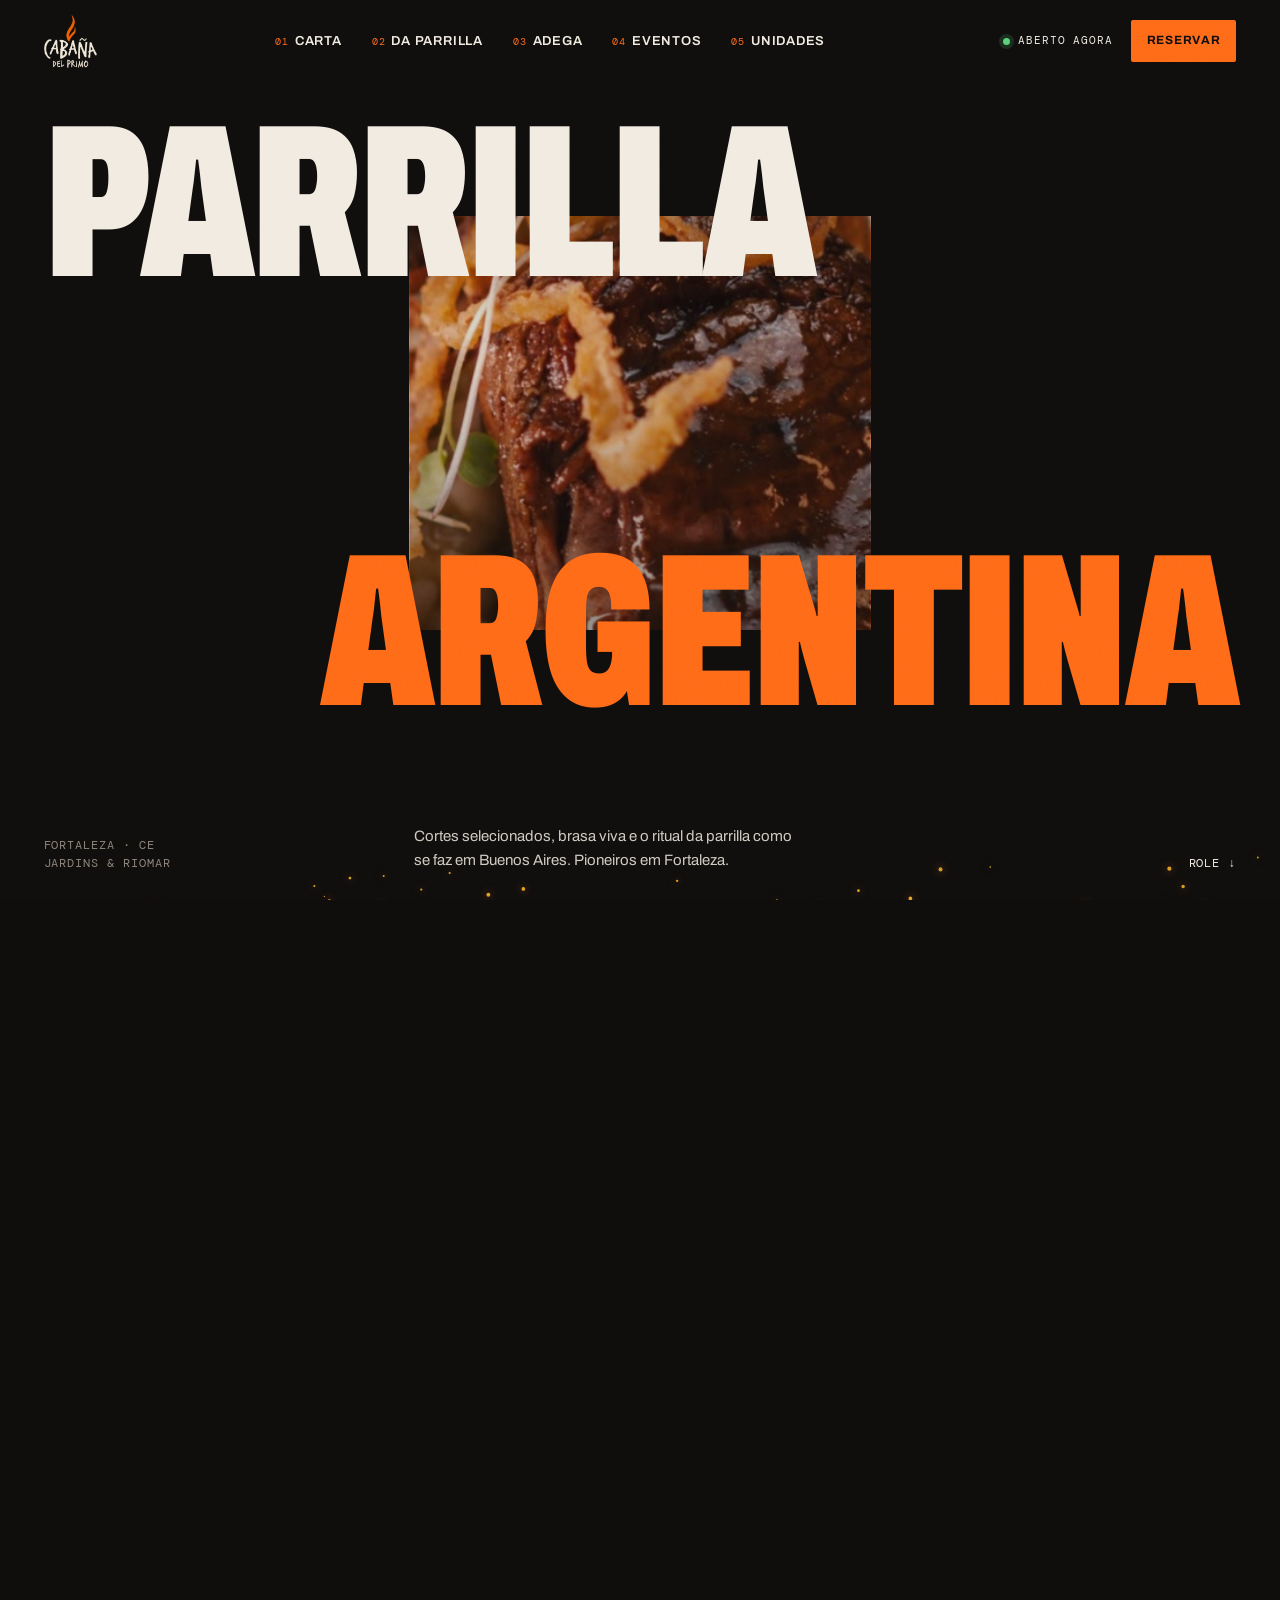
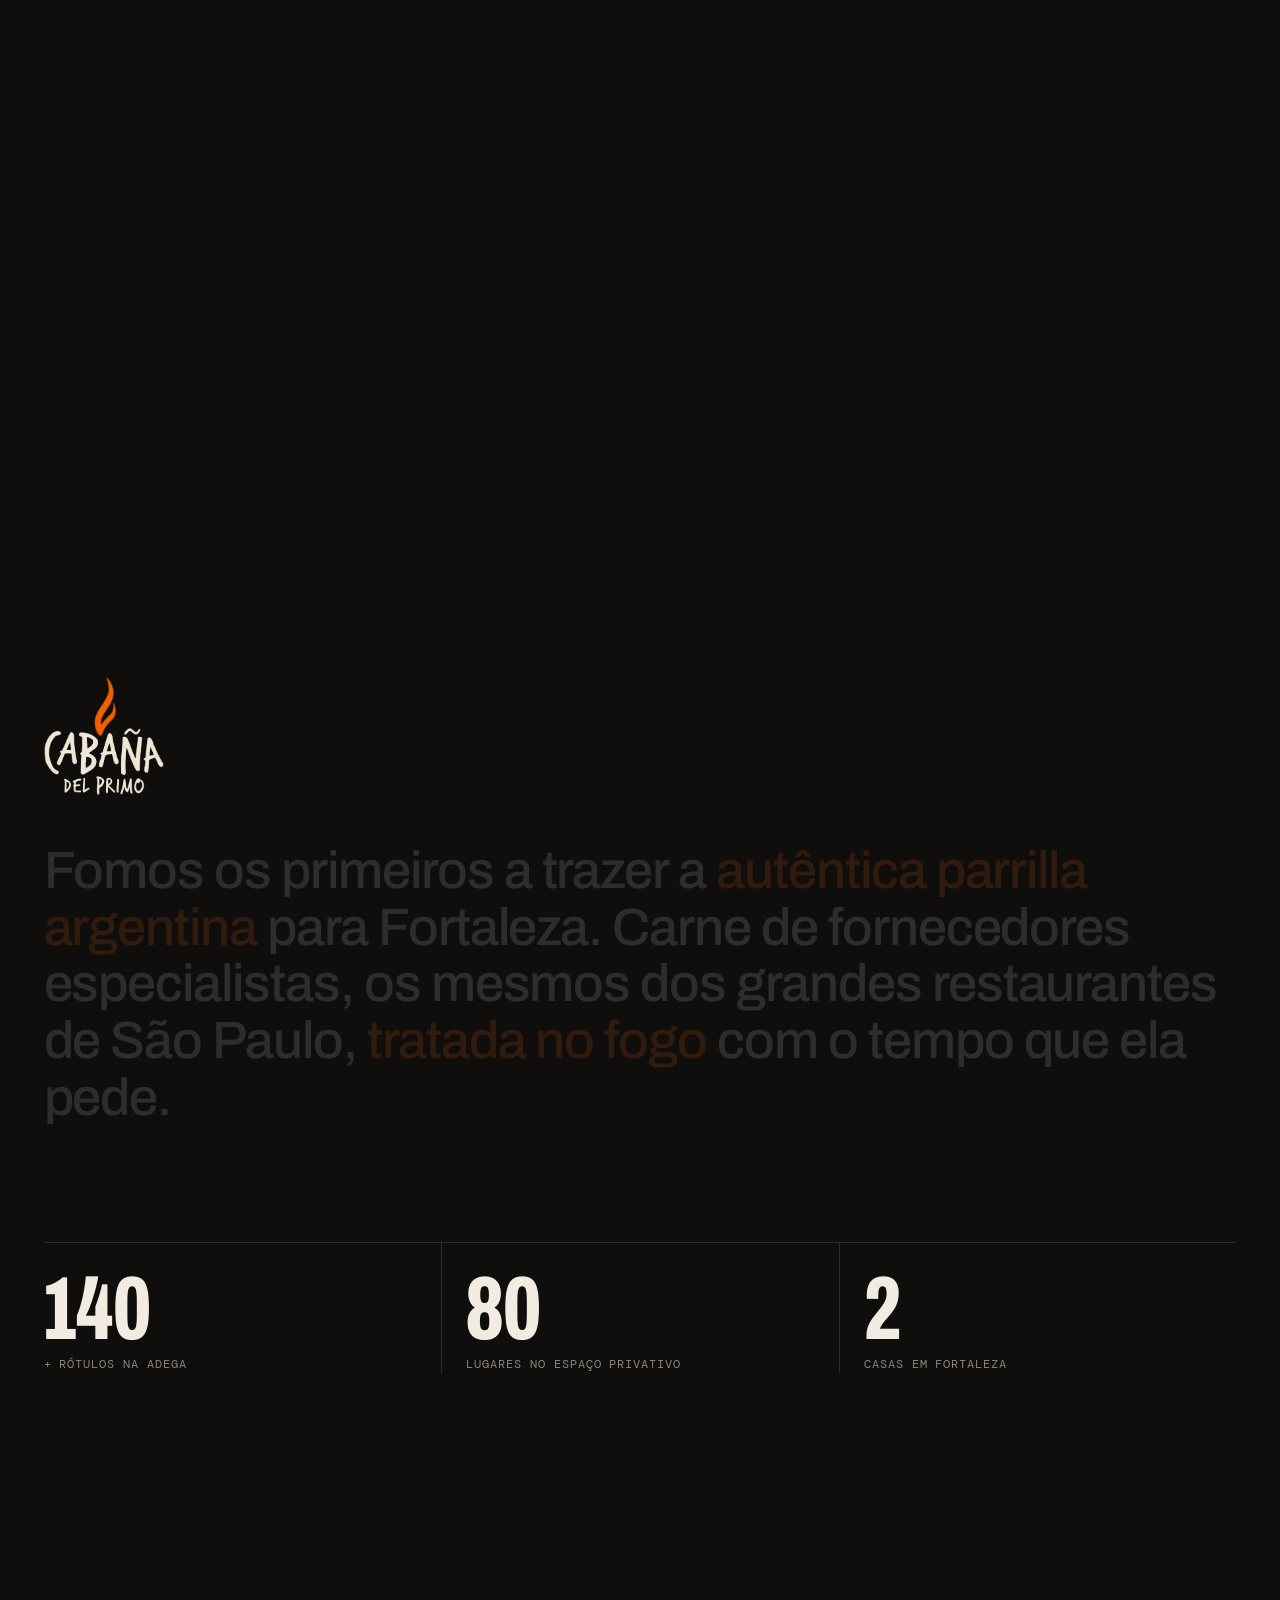
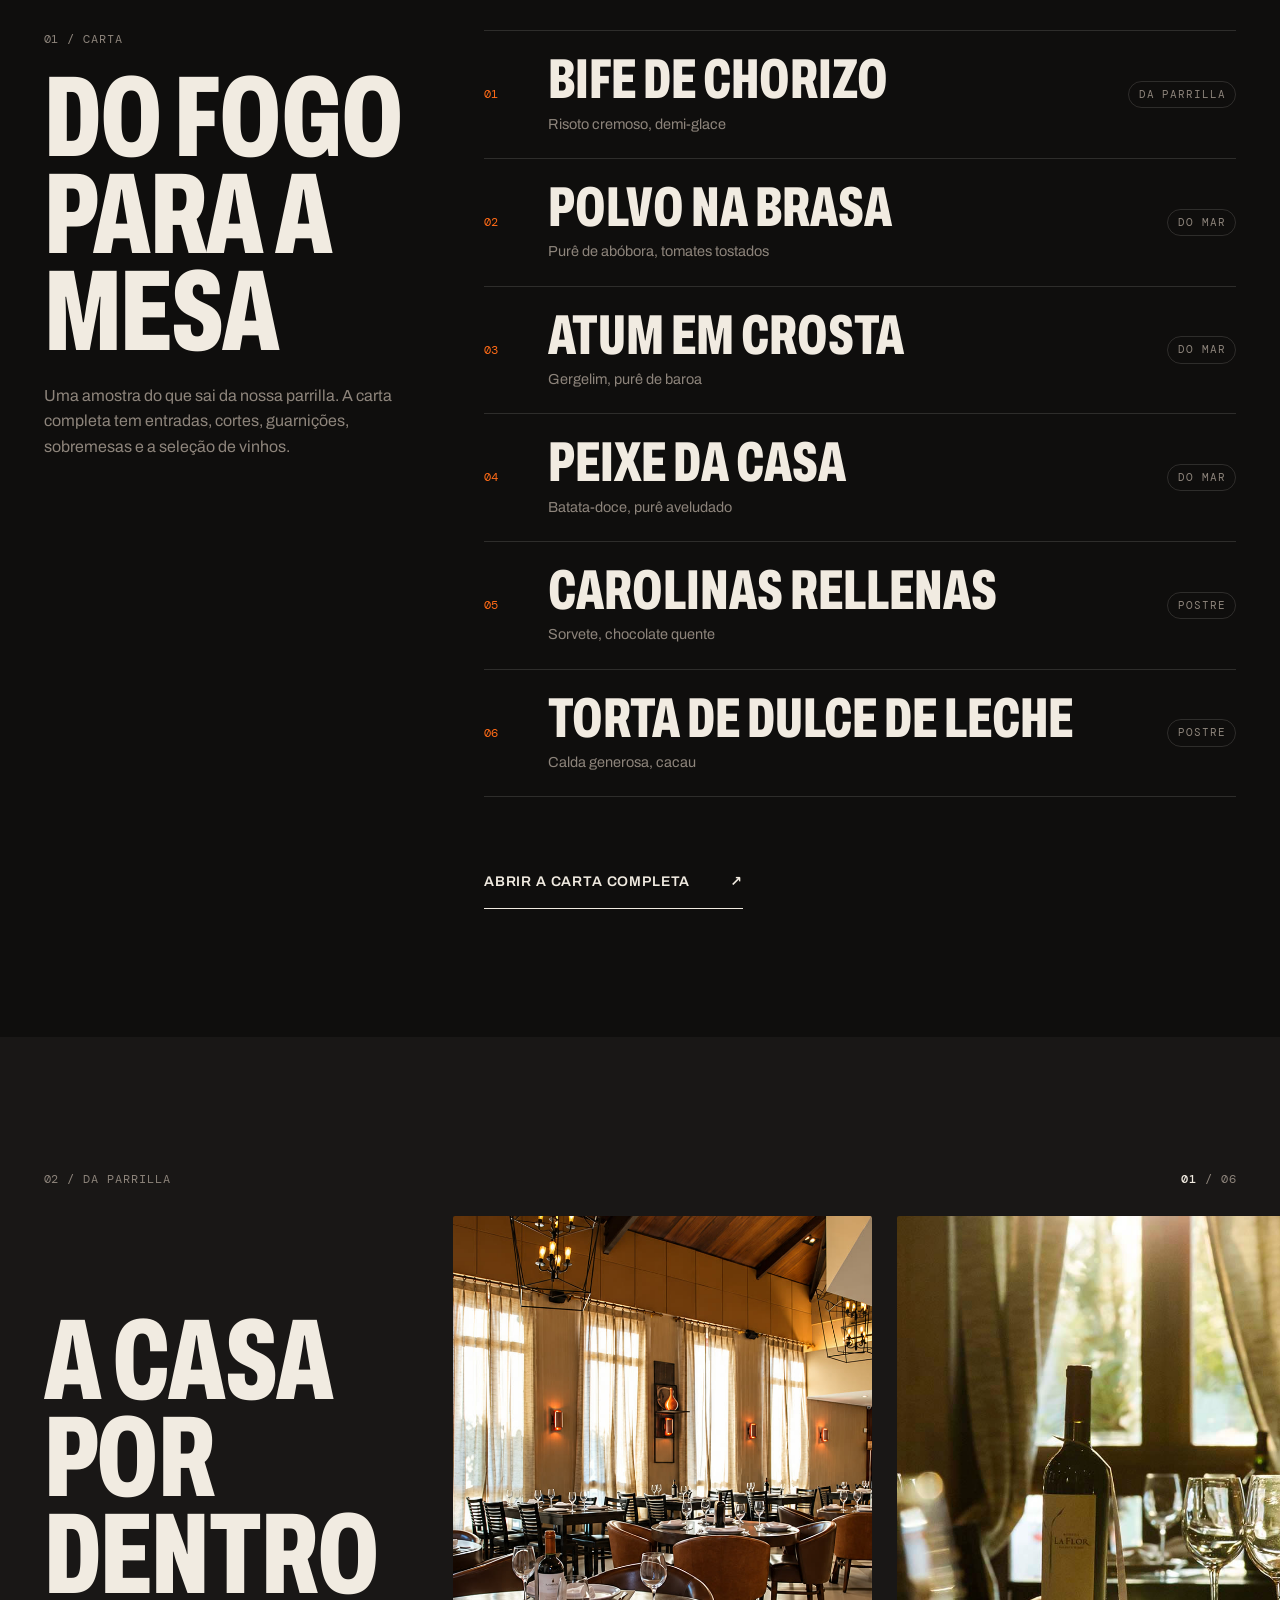
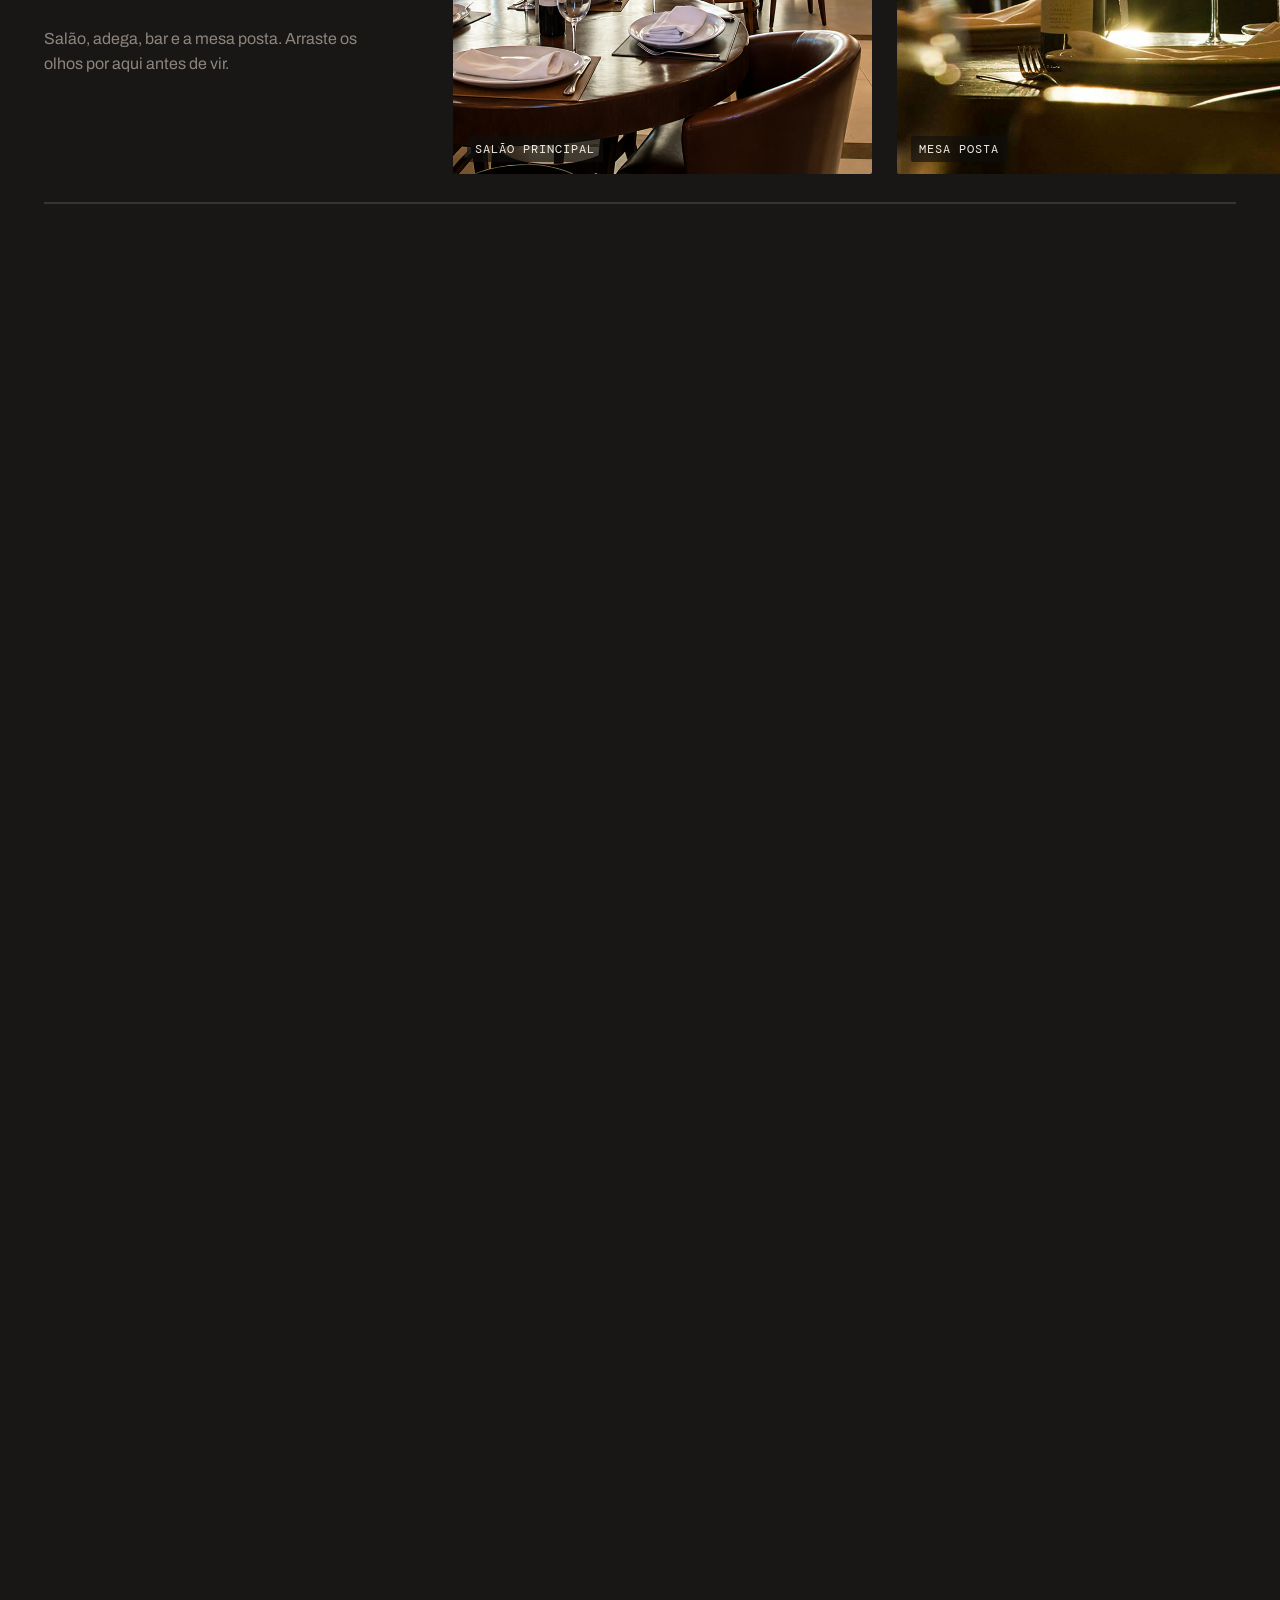
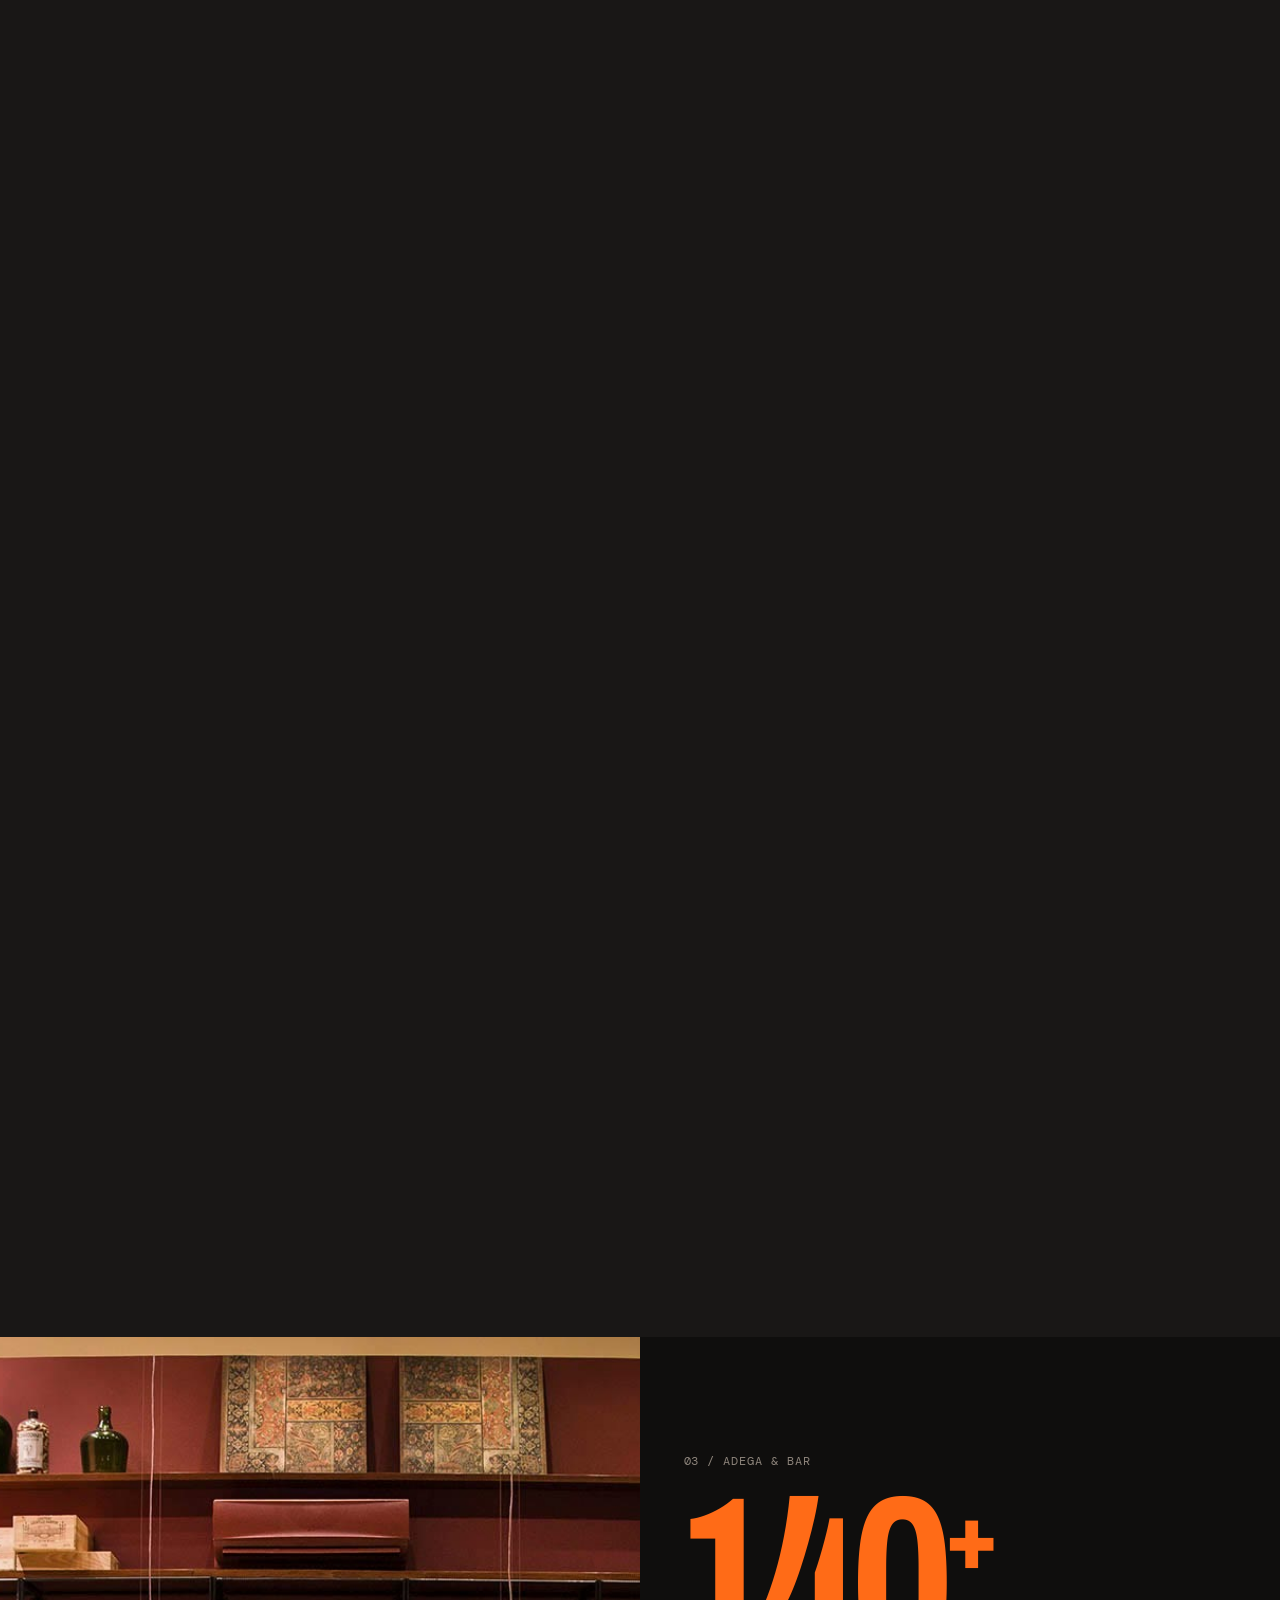
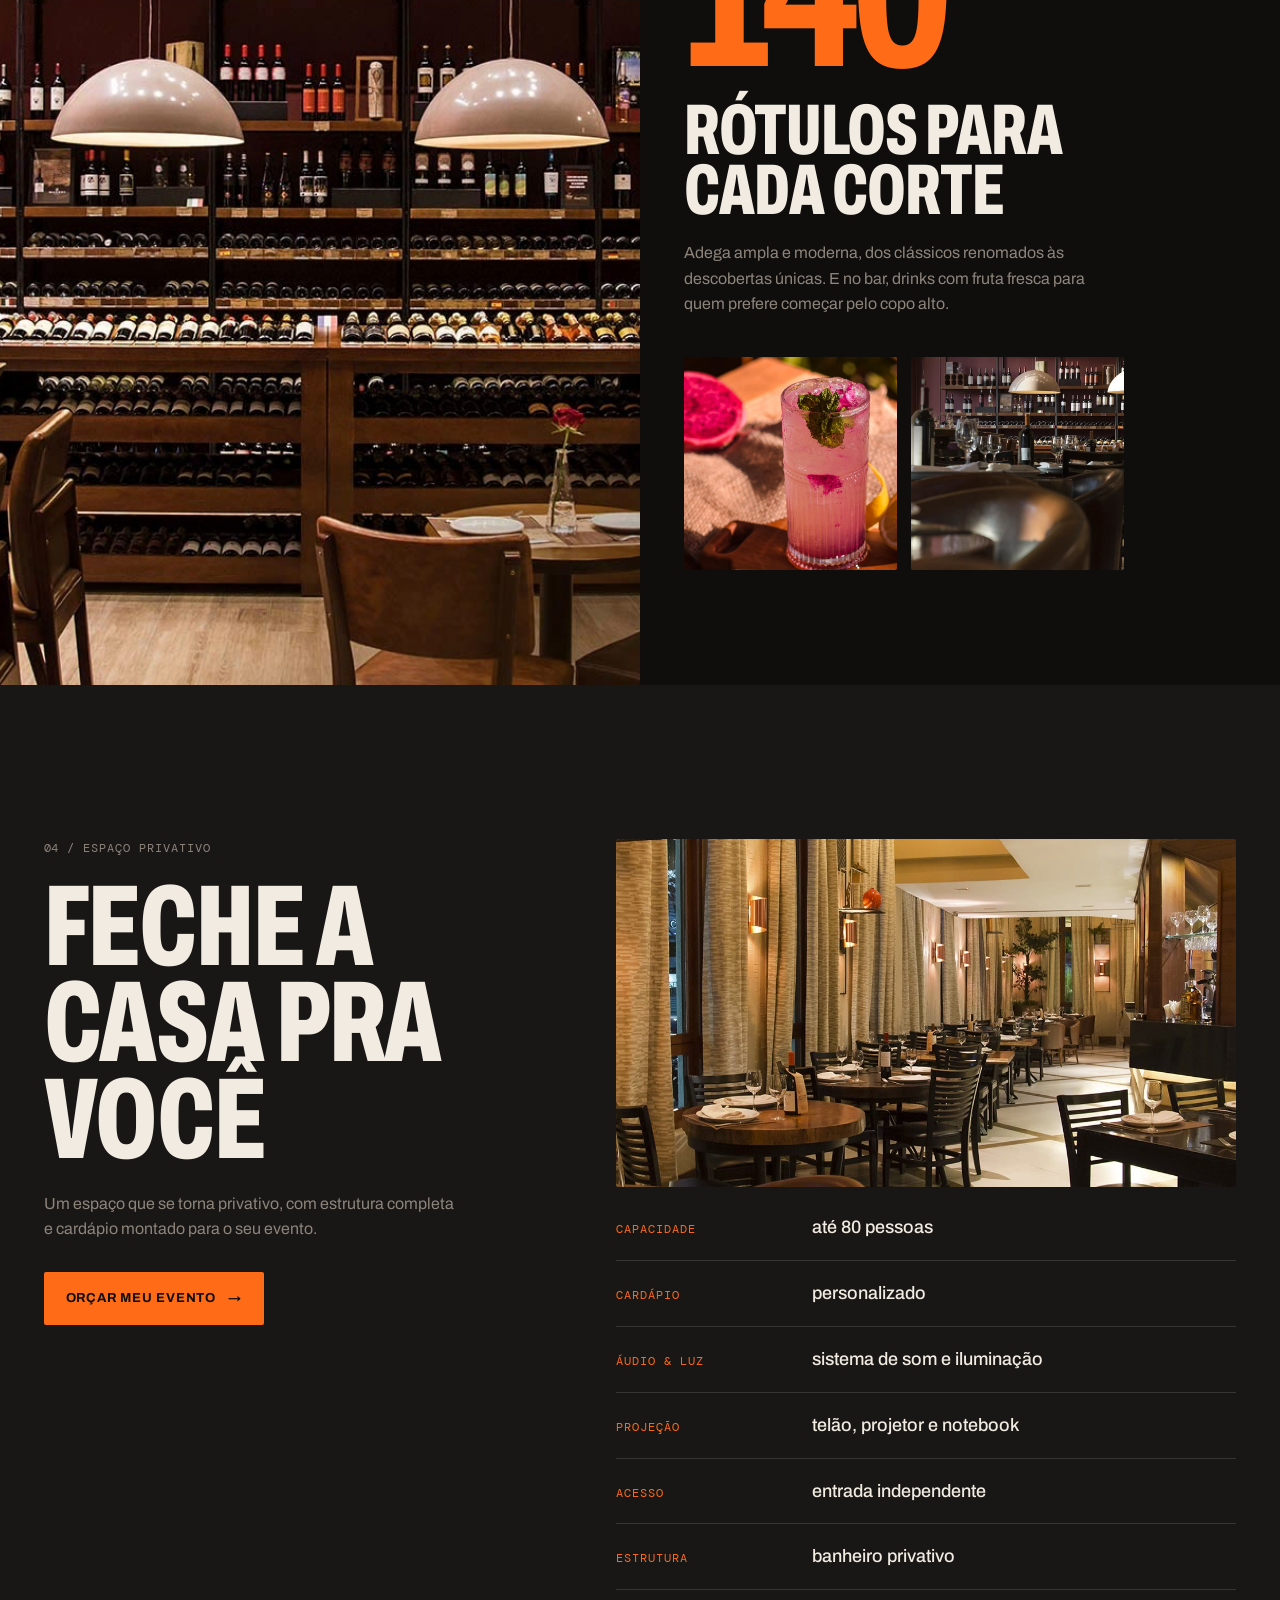
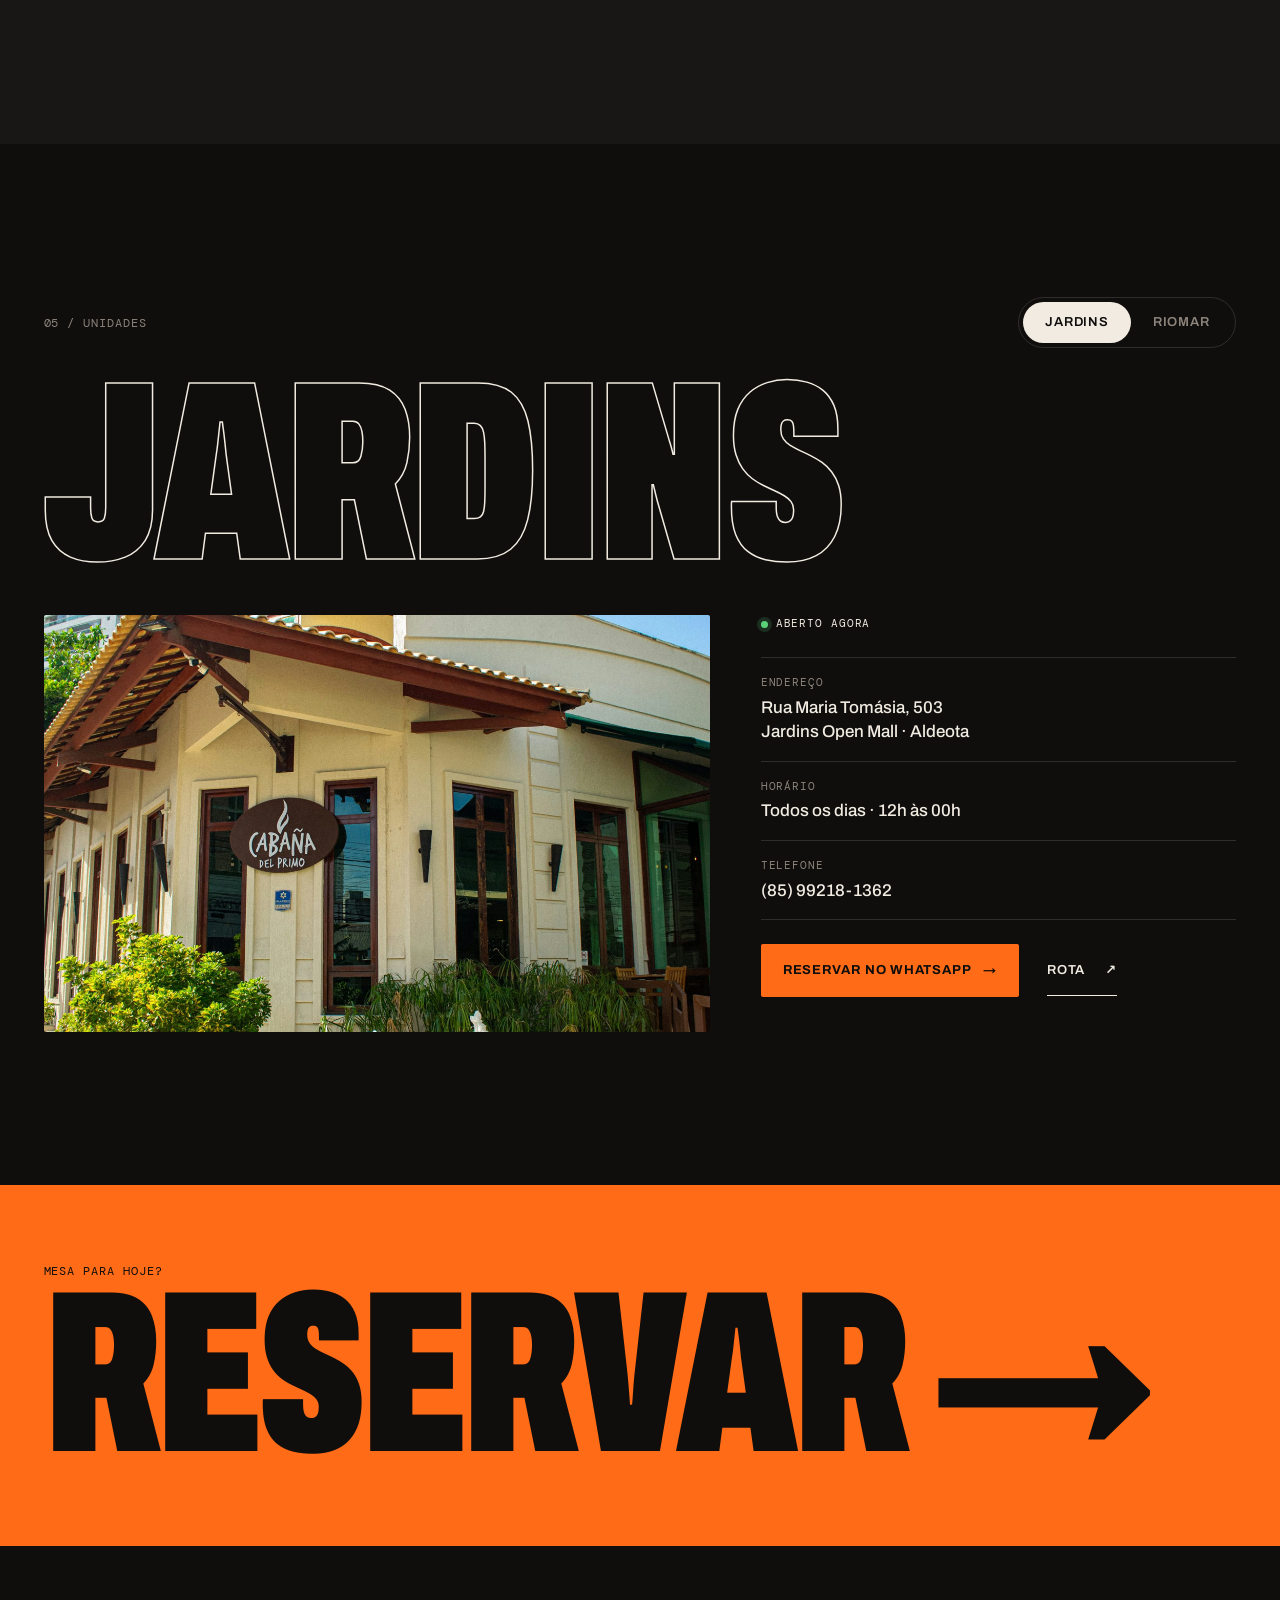
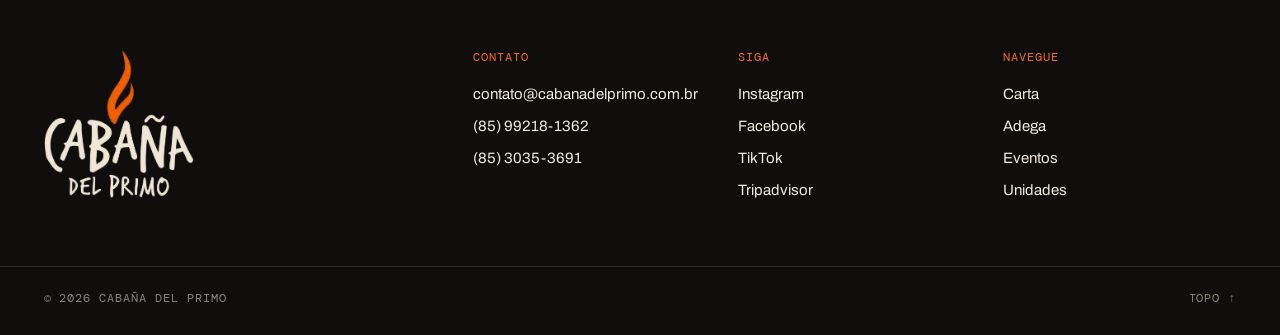
<file: index.html>
<!doctype html>
<html lang="pt-BR">
<head>
  <meta charset="utf-8">
  <meta name="viewport" content="width=device-width, initial-scale=1">
  <title>Cabaña del Primo · Parrilla Argentina em Fortaleza</title>
  <meta name="description" content="Cabaña del Primo: a autêntica parrilla argentina de Fortaleza. Cortes selecionados, adega com mais de 140 rótulos, drinks autorais e espaço para eventos. Unidades Jardins e RioMar.">
  <meta property="og:title" content="Cabaña del Primo · Parrilla Argentina">
  <meta property="og:description" content="A autêntica parrilla argentina de Fortaleza.">
  <meta property="og:image" content="assets/img/hero-corte.jpg">
  <link rel="icon" type="image/png" href="assets/img/favicon.png">
  <link rel="preconnect" href="https://fonts.googleapis.com">
  <link rel="preconnect" href="https://fonts.gstatic.com" crossorigin>
  <link href="https://fonts.googleapis.com/css2?family=Archivo:wdth,wght@62..125,300..900&family=DM+Mono:wght@400;500&display=swap" rel="stylesheet">
  <link rel="stylesheet" href="css/style.css">
</head>
<body>
  <div class="grain" aria-hidden="true"></div>

  <!-- Barra superior -->
  <header class="bar" id="bar">
    <a href="#topo" class="bar__logo" aria-label="Cabaña del Primo, início">
      <img src="assets/img/logo-light.png" alt="Cabaña del Primo" width="727" height="728">
    </a>
    <nav class="bar__nav" aria-label="Principal">
      <a href="#carta"><i>01</i>Carta</a>
      <a href="#parrilla"><i>02</i>Da parrilla</a>
      <a href="#adega"><i>03</i>Adega</a>
      <a href="#eventos"><i>04</i>Eventos</a>
      <a href="#unidades"><i>05</i>Unidades</a>
    </nav>
    <div class="bar__right">
      <span class="status" data-status-global><b></b><em>—</em></span>
      <a class="cta" href="https://wa.me/5585992181362?text=Ol%C3%A1!%20Gostaria%20de%20fazer%20uma%20reserva." target="_blank" rel="noopener">Reservar</a>
      <button class="burger" id="burger" aria-label="Abrir menu" aria-expanded="false"><span></span><span></span><span></span></button>
    </div>
  </header>

  <!-- Menu mobile / overlay -->
  <div class="drawer" id="drawer" aria-hidden="true">
    <nav>
      <a href="#carta"><i>01</i>Carta</a>
      <a href="#parrilla"><i>02</i>Da parrilla</a>
      <a href="#adega"><i>03</i>Adega</a>
      <a href="#eventos"><i>04</i>Eventos</a>
      <a href="#unidades"><i>05</i>Unidades</a>
    </nav>
    <div class="drawer__foot">
      <a href="tel:+5585992181362">Jardins (85) 99218-1362</a>
      <a href="tel:+558530353691">RioMar (85) 3035-3691</a>
    </div>
  </div>

  <main>
    <!-- HERO: janela que se abre -->
    <section class="hero" id="topo">
      <div class="hero__pin">
        <canvas class="sparks" id="sparks" aria-hidden="true"></canvas>
        <div class="hero__window" id="heroWindow">
          <img src="assets/img/hero-corte.jpg" alt="Corte na parrilla servido com risoto e demi-glace" fetchpriority="high">
        </div>
        <h1 class="hero__type" id="heroType">
          <span class="hero__l">Parrilla</span>
          <span class="hero__r">Argentina</span>
        </h1>
        <div class="hero__meta">
          <p class="mono">Fortaleza · CE<br>Jardins &amp; RioMar</p>
          <p class="hero__lead">Cortes selecionados, brasa viva e o ritual da parrilla como se faz em Buenos Aires. Pioneiros em Fortaleza.</p>
          <a class="mono hero__down" href="#manifesto">Role ↓</a>
        </div>
      </div>
    </section>

    <!-- Manifesto -->
    <section class="manifesto" id="manifesto">
      <div class="wrap">
        <img class="manifesto__logo" src="assets/img/logo-light.png" alt="" aria-hidden="true" loading="lazy">
        <p class="manifesto__text split">
          Fomos os primeiros a trazer a <mark>autêntica parrilla argentina</mark> para Fortaleza. Carne de fornecedores especialistas, os mesmos dos grandes restaurantes de São Paulo, <mark>tratada no fogo</mark> com o tempo que ela pede.
        </p>
        <ul class="facts">
          <li><b data-count="140">0</b><span>+ rótulos na adega</span></li>
          <li><b data-count="80">0</b><span>lugares no espaço privativo</span></li>
          <li><b data-count="2">0</b><span>casas em Fortaleza</span></li>
        </ul>
      </div>
    </section>

    <!-- Carta de cortes -->
    <section class="carta" id="carta">
      <div class="wrap">
        <header class="sec-head">
          <span class="mono">01 / Carta</span>
          <h2 class="display">Do fogo<br>para a mesa</h2>
          <p>Uma amostra do que sai da nossa parrilla. A carta completa tem entradas, cortes, guarnições, sobremesas e a seleção de vinhos.</p>
        </header>
        <ol class="cuts" id="cuts">
          <li>
            <span class="cuts__n">01</span><span class="cuts__name">Bife de chorizo</span><span class="cuts__desc">Risoto cremoso, demi-glace</span><span class="cuts__tag">Da parrilla</span>
            <img src="assets/img/risoto-carne.jpg" alt="" loading="lazy">
          </li>
          <li>
            <span class="cuts__n">02</span><span class="cuts__name">Polvo na brasa</span><span class="cuts__desc">Purê de abóbora, tomates tostados</span><span class="cuts__tag">Do mar</span>
            <img src="assets/img/polvo.jpg" alt="" loading="lazy">
          </li>
          <li>
            <span class="cuts__n">03</span><span class="cuts__name">Atum em crosta</span><span class="cuts__desc">Gergelim, purê de baroa</span><span class="cuts__tag">Do mar</span>
            <img src="assets/img/atum.jpg" alt="" loading="lazy">
          </li>
          <li>
            <span class="cuts__n">04</span><span class="cuts__name">Peixe da casa</span><span class="cuts__desc">Batata-doce, purê aveludado</span><span class="cuts__tag">Do mar</span>
            <img src="assets/img/peixe.jpg" alt="" loading="lazy">
          </li>
          <li>
            <span class="cuts__n">05</span><span class="cuts__name">Carolinas rellenas</span><span class="cuts__desc">Sorvete, chocolate quente</span><span class="cuts__tag">Postre</span>
            <img src="assets/img/carolinas.jpg" alt="" loading="lazy">
          </li>
          <li>
            <span class="cuts__n">06</span><span class="cuts__name">Torta de dulce de leche</span><span class="cuts__desc">Calda generosa, cacau</span><span class="cuts__tag">Postre</span>
            <img src="assets/img/sobremesa-bolo.jpg" alt="" loading="lazy">
          </li>
        </ol>
        <a class="btn-line" href="http://digitalmenu.com.br/cabana/" target="_blank" rel="noopener"><span>Abrir a carta completa</span><i>↗</i></a>
      </div>
    </section>

    <!-- Galeria horizontal presa no scroll -->
    <section class="reel" id="parrilla">
      <div class="reel__pin">
        <div class="reel__head wrap">
          <span class="mono">02 / Da parrilla</span>
          <span class="mono reel__count"><b id="reelNum">01</b> / 06</span>
        </div>
        <div class="reel__track" id="reelTrack">
          <div class="reel__intro">
            <h2 class="display">A casa<br>por dentro</h2>
            <p>Salão, adega, bar e a mesa posta. Arraste os olhos por aqui antes de vir.</p>
          </div>
          <figure class="reel__item reel__item--tall"><img src="assets/img/salao-principal.jpg" alt="Salão principal com mesas postas" loading="lazy"><figcaption class="mono">Salão principal</figcaption></figure>
          <figure class="reel__item"><img src="assets/img/mesa-vinho.jpg" alt="Mesa com vinho ao entardecer" loading="lazy"><figcaption class="mono">Mesa posta</figcaption></figure>
          <figure class="reel__item reel__item--wide"><img src="assets/img/fachada.jpg" alt="Fachada do restaurante com jardim" loading="lazy"><figcaption class="mono">Jardins Open Mall</figcaption></figure>
          <figure class="reel__item"><img src="assets/img/drinks.jpg" alt="Drinks coloridos com frutas" loading="lazy"><figcaption class="mono">Bar</figcaption></figure>
          <figure class="reel__item reel__item--tall"><img src="assets/img/salao.jpg" alt="Ambiente interno amplo" loading="lazy"><figcaption class="mono">Salão</figcaption></figure>
          <figure class="reel__item"><img src="assets/img/sobremesa-bolo-2.jpg" alt="Sobremesa com calda" loading="lazy"><figcaption class="mono">Postres</figcaption></figure>
        </div>
        <div class="reel__bar"><i id="reelBar"></i></div>
      </div>
    </section>

    <!-- Adega -->
    <section class="adega" id="adega">
      <div class="adega__img"><img src="assets/img/adega.jpg" alt="Adega com paredes de garrafas" loading="lazy"></div>
      <div class="adega__body">
        <span class="mono">03 / Adega &amp; bar</span>
        <p class="adega__big"><b data-count="140">0</b><sup>+</sup></p>
        <h2 class="display display--sm">rótulos para<br>cada corte</h2>
        <p>Adega ampla e moderna, dos clássicos renomados às descobertas únicas. E no bar, drinks com fruta fresca para quem prefere começar pelo copo alto.</p>
        <div class="adega__thumbs">
          <img src="assets/img/drink-pitaya.jpg" alt="Drink de pitaya" loading="lazy">
          <img src="assets/img/bar-vinhos.jpg" alt="Bar de vinhos" loading="lazy">
        </div>
      </div>
    </section>

    <!-- Eventos: ficha técnica -->
    <section class="eventos" id="eventos">
      <div class="wrap eventos__grid">
        <header class="sec-head">
          <span class="mono">04 / Espaço privativo</span>
          <h2 class="display">Feche a<br>casa pra você</h2>
          <p>Um espaço que se torna privativo, com estrutura completa e cardápio montado para o seu evento.</p>
          <a class="btn-solid" href="https://wa.me/5585992181362?text=Ol%C3%A1!%20Gostaria%20de%20saber%20sobre%20eventos%20no%20espa%C3%A7o%20privativo." target="_blank" rel="noopener">Orçar meu evento <i>→</i></a>
        </header>
        <div class="spec">
          <figure class="spec__img"><img src="assets/img/salao.jpg" alt="Salão preparado para eventos" loading="lazy"></figure>
          <dl class="spec__list">
            <div><dt>Capacidade</dt><dd>até 80 pessoas</dd></div>
            <div><dt>Cardápio</dt><dd>personalizado</dd></div>
            <div><dt>Áudio &amp; luz</dt><dd>sistema de som e iluminação</dd></div>
            <div><dt>Projeção</dt><dd>telão, projetor e notebook</dd></div>
            <div><dt>Acesso</dt><dd>entrada independente</dd></div>
            <div><dt>Estrutura</dt><dd>banheiro privativo</dd></div>
          </dl>
        </div>
      </div>
    </section>

    <!-- Unidades com abas e status -->
    <section class="unidades" id="unidades">
      <div class="wrap">
        <header class="unidades__head">
          <span class="mono">05 / Unidades</span>
          <div class="tabs" role="tablist">
            <button role="tab" aria-selected="true" data-tab="jardins">Jardins</button>
            <button role="tab" aria-selected="false" data-tab="riomar">RioMar</button>
          </div>
        </header>

        <article class="unit is-active" data-unit="jardins" role="tabpanel">
          <h2 class="unit__name">Jardins</h2>
          <div class="unit__grid">
            <figure class="unit__img"><img src="assets/img/fachada.jpg" alt="Fachada da unidade Jardins" loading="lazy"></figure>
            <div class="unit__info">
              <span class="status" data-status="jardins"><b></b><em>—</em></span>
              <dl>
                <div><dt>Endereço</dt><dd>Rua Maria Tomásia, 503<br>Jardins Open Mall · Aldeota</dd></div>
                <div><dt>Horário</dt><dd>Todos os dias · 12h às 00h</dd></div>
                <div><dt>Telefone</dt><dd><a href="tel:+5585992181362">(85) 99218-1362</a></dd></div>
              </dl>
              <div class="unit__ctas">
                <a class="btn-solid" href="https://wa.me/5585992181362?text=Ol%C3%A1!%20Gostaria%20de%20reservar%20na%20unidade%20Jardins." target="_blank" rel="noopener">Reservar no WhatsApp <i>→</i></a>
                <a class="btn-line btn-line--sm" href="https://www.google.com/maps/search/?api=1&query=Cabana+del+Primo+Rua+Maria+Tomasia+503+Fortaleza" target="_blank" rel="noopener"><span>Rota</span><i>↗</i></a>
              </div>
            </div>
          </div>
        </article>

        <article class="unit" data-unit="riomar" role="tabpanel" hidden>
          <h2 class="unit__name">RioMar</h2>
          <div class="unit__grid">
            <figure class="unit__img"><img src="assets/img/riomar.jpg" alt="Unidade RioMar no Shopping RioMar" loading="lazy"></figure>
            <div class="unit__info">
              <span class="status" data-status="riomar"><b></b><em>—</em></span>
              <dl>
                <div><dt>Endereço</dt><dd>R. Des. Lauro Nogueira, 1500<br>Espaço Gourmet · Shopping RioMar · Papicu</dd></div>
                <div><dt>Horário</dt><dd>Seg a sáb · 12h às 00h<br>Domingo · 12h às 22h</dd></div>
                <div><dt>Telefone</dt><dd><a href="tel:+558530353691">(85) 3035-3691</a></dd></div>
              </dl>
              <div class="unit__ctas">
                <a class="btn-solid" href="tel:+558530353691">Ligar para reservar <i>→</i></a>
                <a class="btn-line btn-line--sm" href="https://www.google.com/maps/search/?api=1&query=Cabana+del+Primo+Shopping+RioMar+Fortaleza" target="_blank" rel="noopener"><span>Rota</span><i>↗</i></a>
              </div>
            </div>
          </div>
        </article>
      </div>
    </section>

    <!-- Faixa laranja de reserva -->
    <section class="reserva">
      <a class="reserva__link" href="https://wa.me/5585992181362?text=Ol%C3%A1!%20Gostaria%20de%20fazer%20uma%20reserva." target="_blank" rel="noopener">
        <span class="mono">Mesa para hoje?</span>
        <span class="reserva__big">Reservar <i>→</i></span>
      </a>
    </section>
  </main>

  <footer class="foot">
    <div class="wrap foot__grid">
      <img class="foot__logo" src="assets/img/logo-light.png" alt="Cabaña del Primo" loading="lazy">
      <div class="foot__cols">
        <div>
          <span class="mono">Contato</span>
          <a href="mailto:contato@cabanadelprimo.com.br">contato@cabanadelprimo.com.br</a>
          <a href="tel:+5585992181362">(85) 99218-1362</a>
          <a href="tel:+558530353691">(85) 3035-3691</a>
        </div>
        <div>
          <span class="mono">Siga</span>
          <a href="https://www.instagram.com/cabanadelprimo/" target="_blank" rel="noopener">Instagram</a>
          <a href="https://www.facebook.com/cabanadelprimo" target="_blank" rel="noopener">Facebook</a>
          <a href="https://www.tiktok.com/@cabanadelprimo" target="_blank" rel="noopener">TikTok</a>
          <a href="https://www.tripadvisor.com.br/Restaurant_Review-g303293-d1675629-Reviews-Cabana_del_Primo-Fortaleza_State_of_Ceara.html" target="_blank" rel="noopener">Tripadvisor</a>
        </div>
        <div>
          <span class="mono">Navegue</span>
          <a href="#carta">Carta</a>
          <a href="#adega">Adega</a>
          <a href="#eventos">Eventos</a>
          <a href="#unidades">Unidades</a>
        </div>
      </div>
    </div>
    <div class="wrap foot__bottom mono">
      <span>© <span id="year"></span> Cabaña del Primo</span>
      <a href="#topo">Topo ↑</a>
    </div>
  </footer>

  <script src="js/main.js"></script>
</body>
</html>
</file>
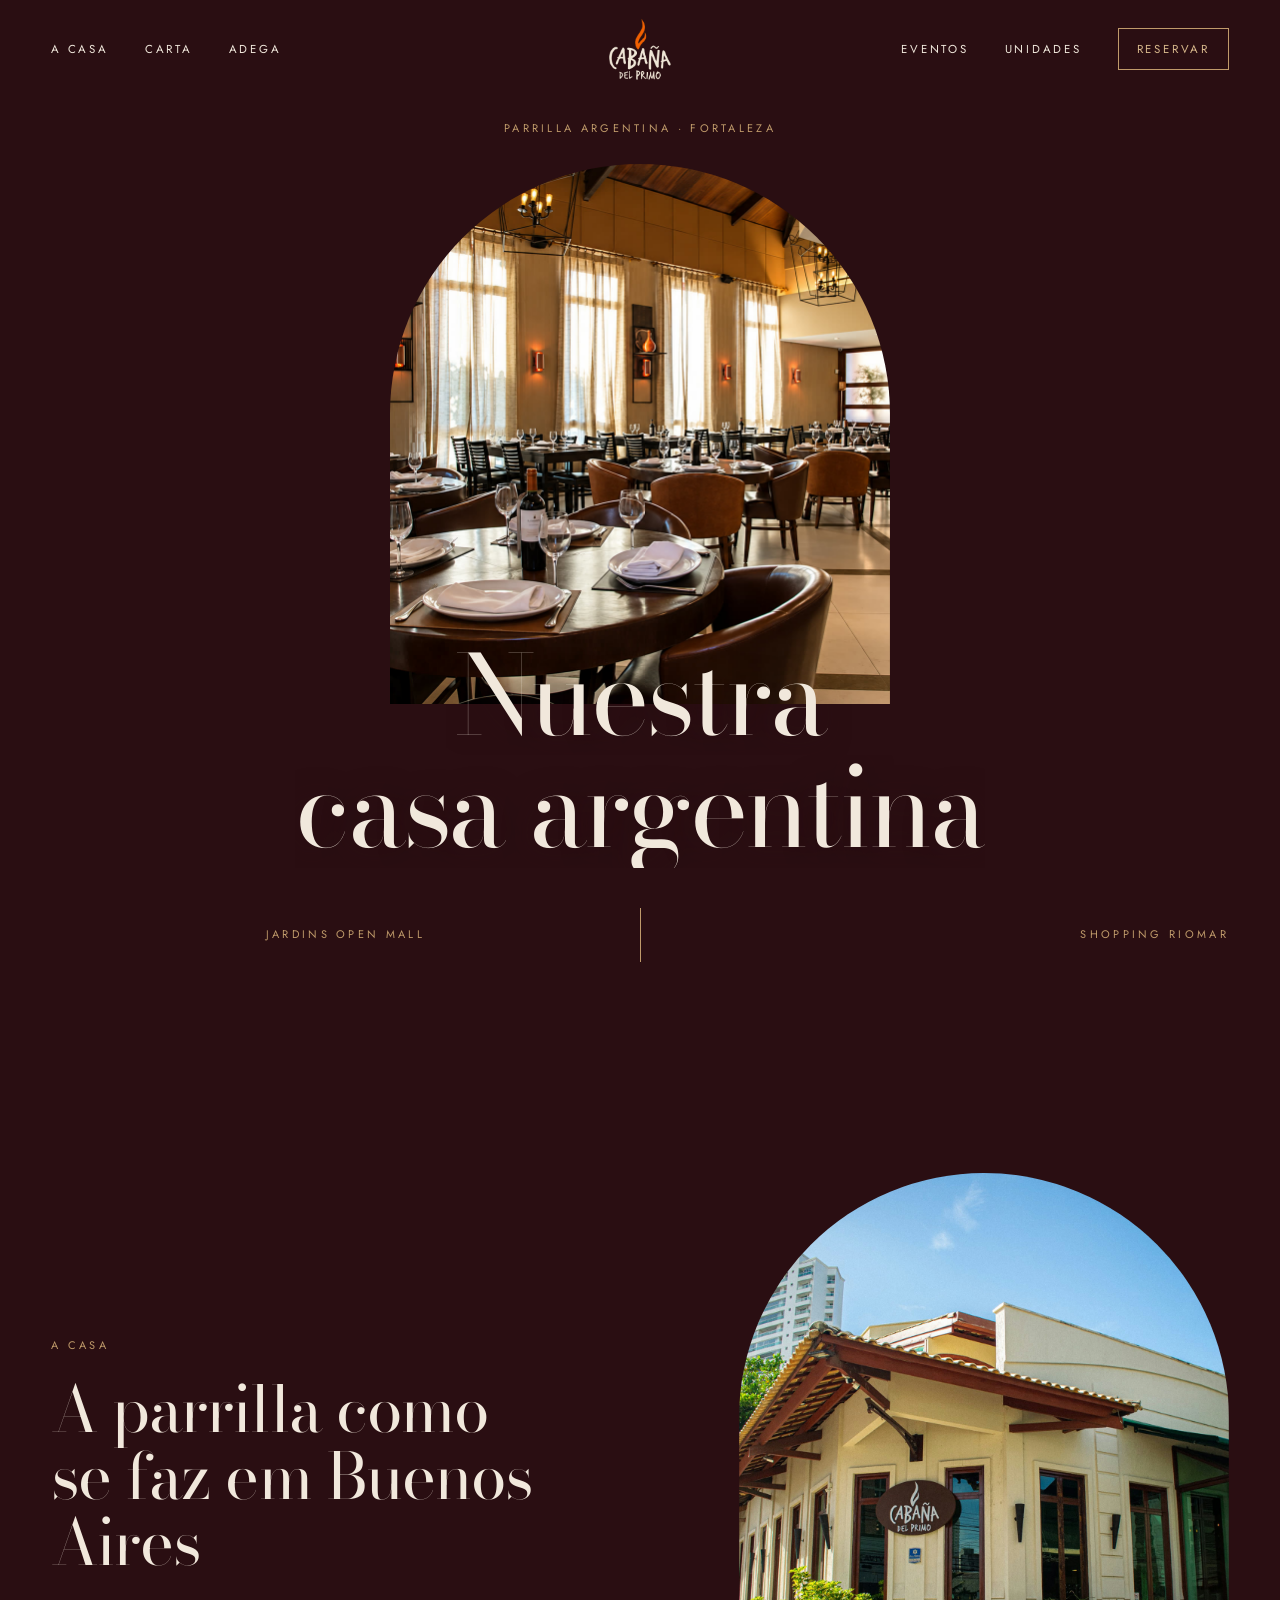
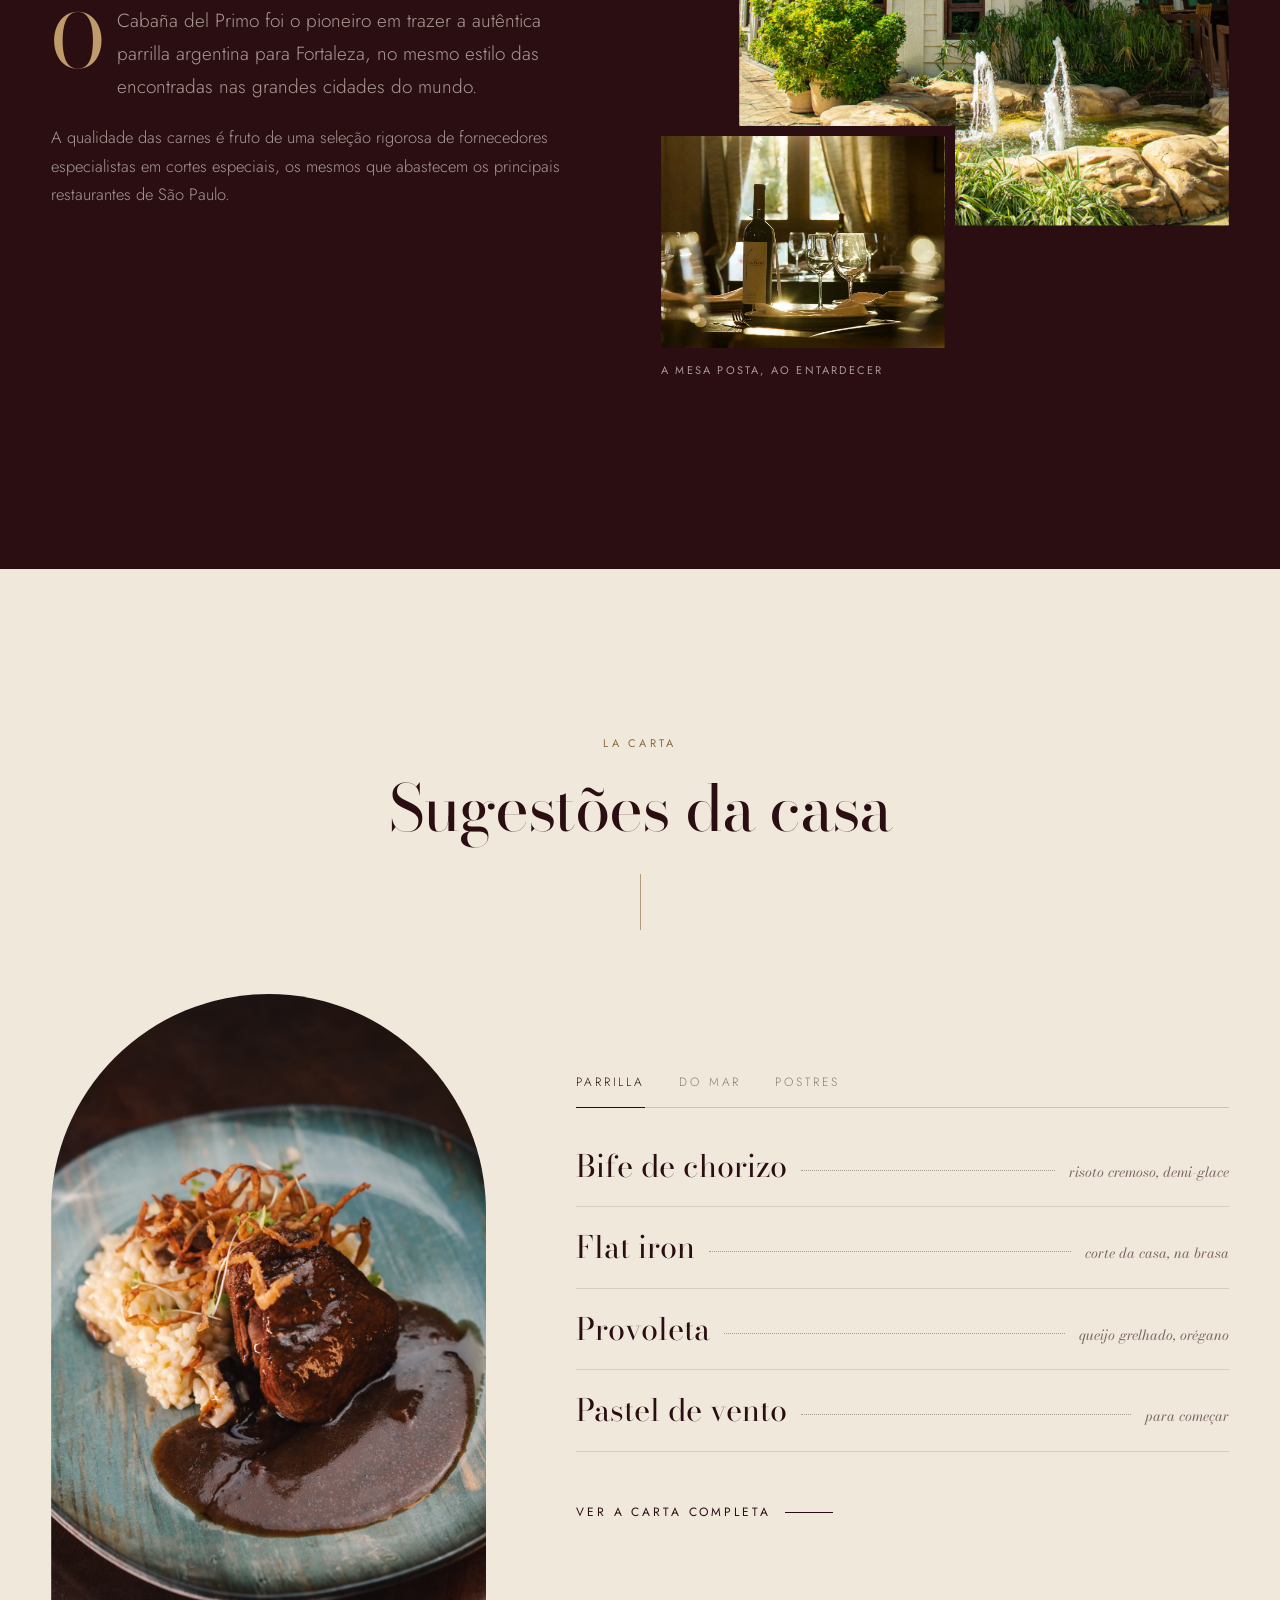
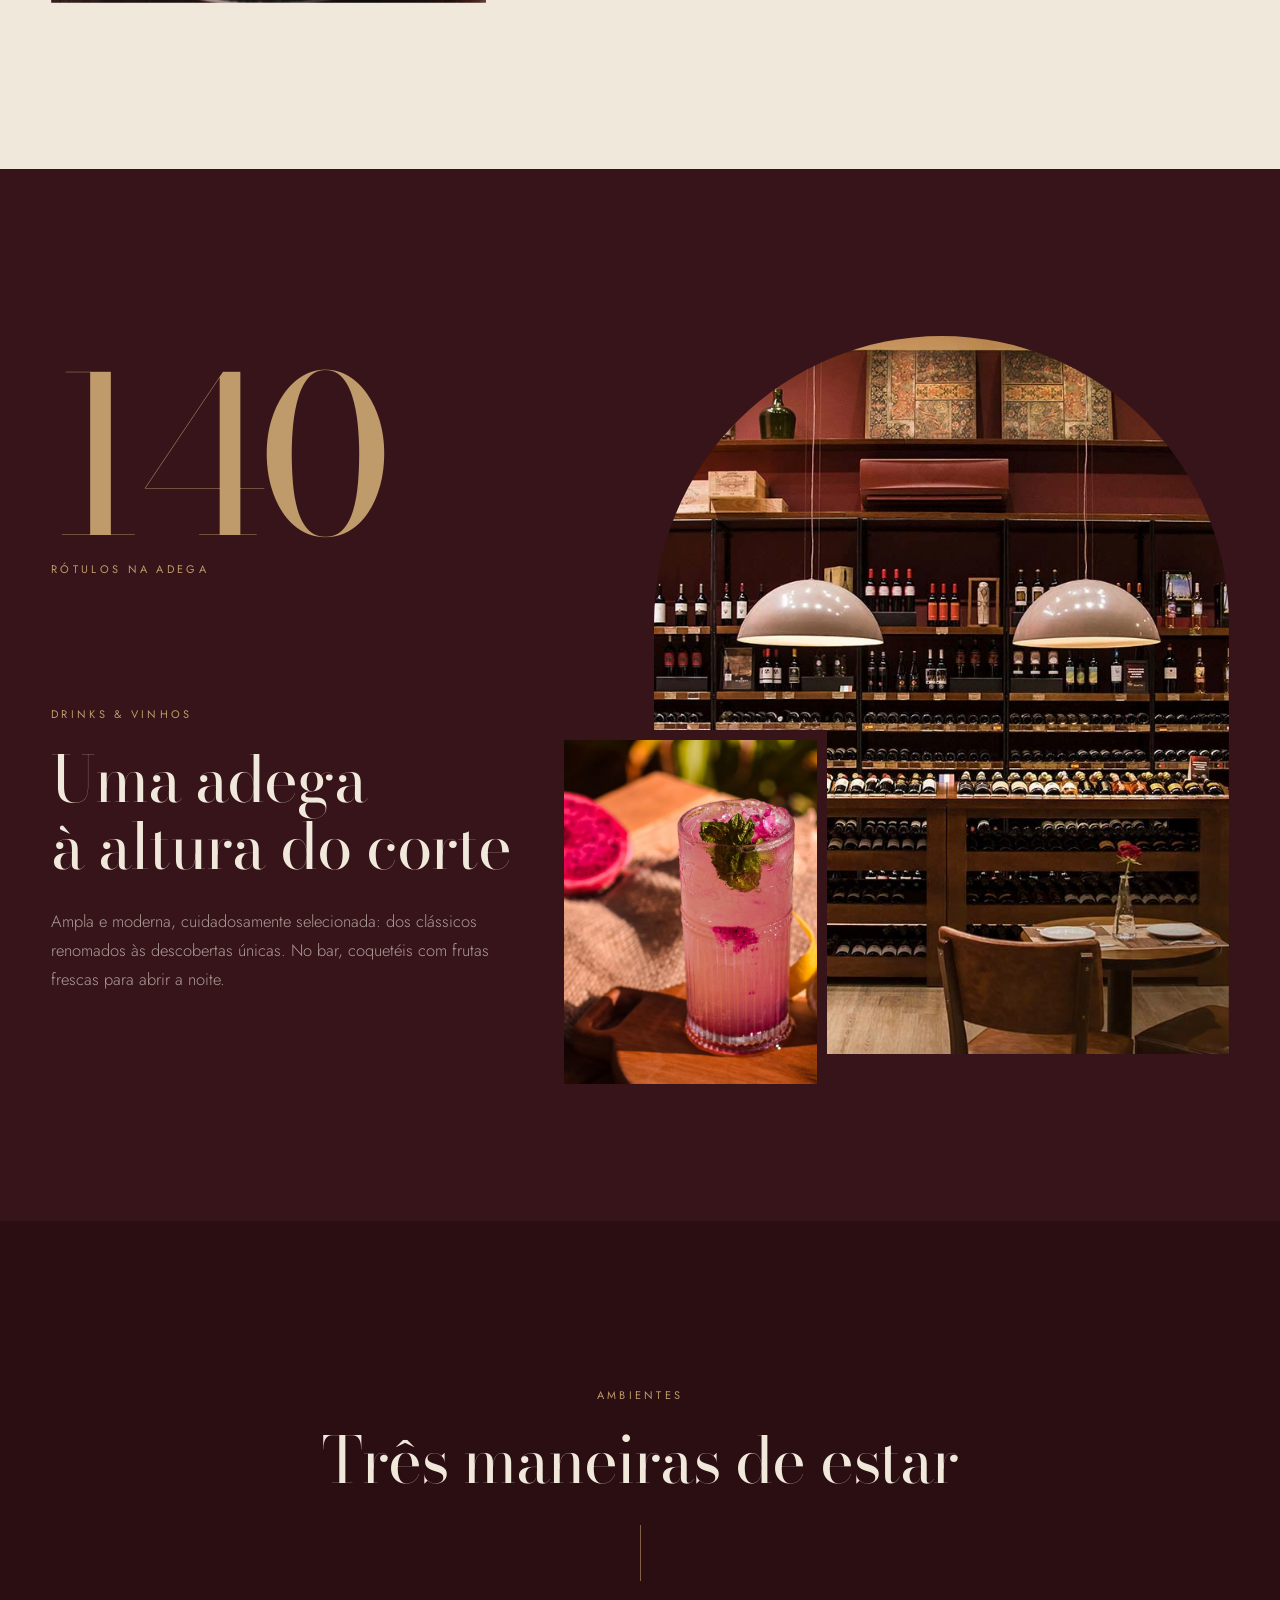
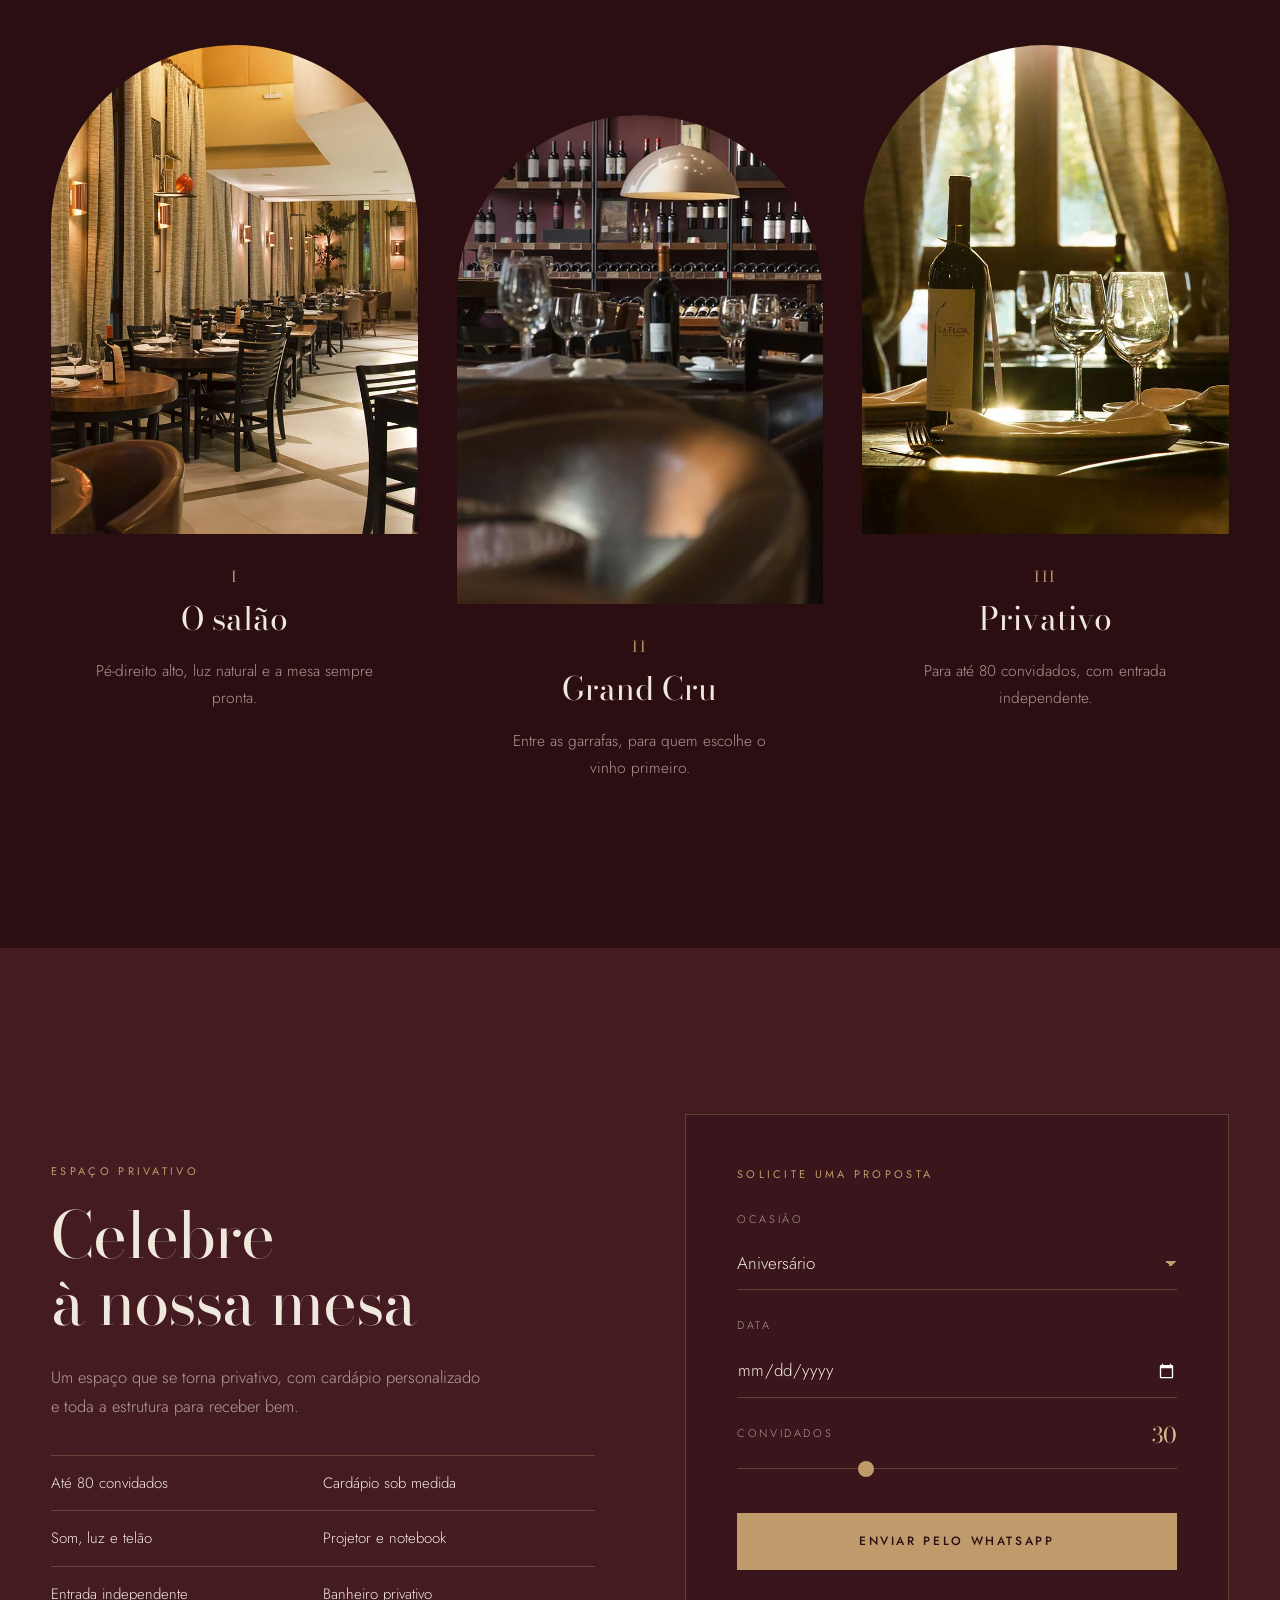
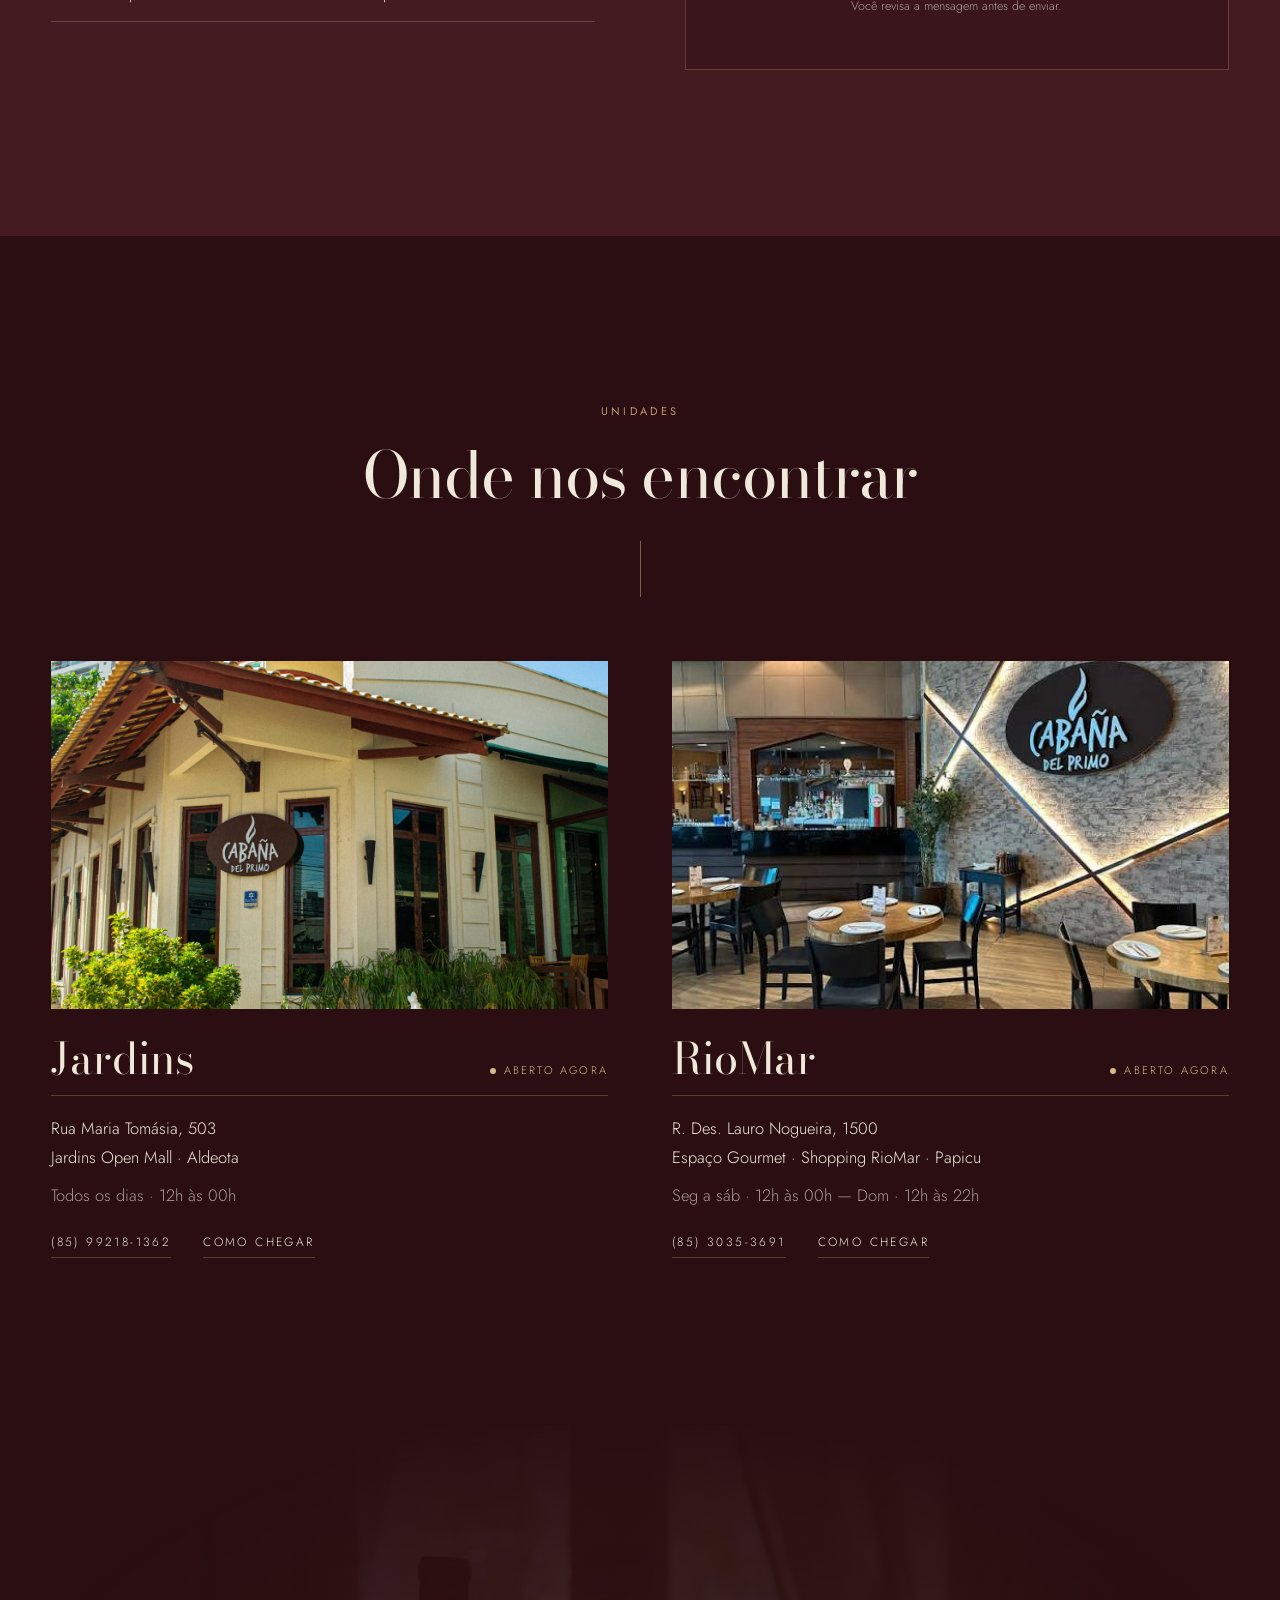
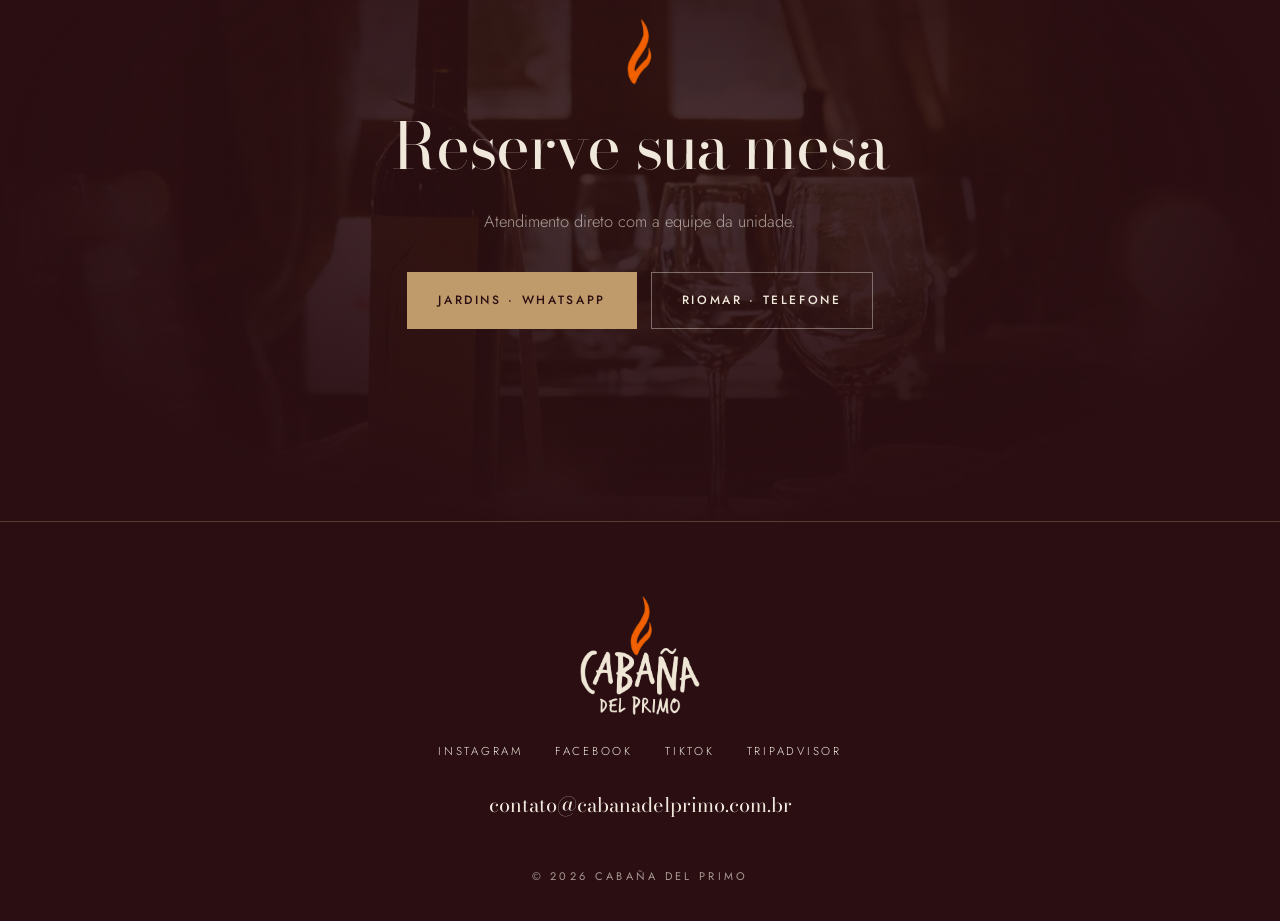
<file: modelo-2/index.html>
<!doctype html>
<html lang="pt-BR">
<head>
  <meta charset="utf-8">
  <meta name="viewport" content="width=device-width, initial-scale=1">
  <title>Cabaña del Primo · Parrilla Argentina em Fortaleza</title>
  <meta name="description" content="Cabaña del Primo: a autêntica parrilla argentina de Fortaleza. Cortes selecionados, adega com mais de 140 rótulos e espaço privativo para eventos. Unidades Jardins e RioMar.">
  <meta property="og:title" content="Cabaña del Primo · Parrilla Argentina">
  <meta property="og:image" content="../assets/img/salao-principal.jpg">
  <link rel="icon" type="image/png" href="../assets/img/favicon.png">
  <link rel="preconnect" href="https://fonts.googleapis.com">
  <link rel="preconnect" href="https://fonts.gstatic.com" crossorigin>
  <link href="https://fonts.googleapis.com/css2?family=Bodoni+Moda:opsz,wght@6..96,400;6..96,500&family=Jost:wght@300;400;500&display=swap" rel="stylesheet">
  <link rel="stylesheet" href="style.css">
</head>
<body>

  <header class="top" id="top">
    <nav class="top__side" aria-label="Seções">
      <a href="#casa">A casa</a>
      <a href="#carta">Carta</a>
      <a href="#adega">Adega</a>
    </nav>
    <a href="#inicio" class="top__logo" aria-label="Cabaña del Primo, início"><img src="../assets/img/logo-light.png" alt="Cabaña del Primo"></a>
    <nav class="top__side top__side--r" aria-label="Mais">
      <a href="#eventos">Eventos</a>
      <a href="#unidades">Unidades</a>
      <a href="#reservar" class="top__cta">Reservar</a>
    </nav>
    <button class="top__menu" id="menuBtn" aria-expanded="false" aria-label="Abrir menu">Menu</button>
  </header>

  <div class="sheet" id="sheet" aria-hidden="true">
    <nav>
      <a href="#casa">A casa</a>
      <a href="#carta">Carta</a>
      <a href="#adega">Adega</a>
      <a href="#eventos">Eventos</a>
      <a href="#unidades">Unidades</a>
      <a href="#reservar">Reservar</a>
    </nav>
  </div>

  <main>
    <!-- Hero -->
    <section class="hero" id="inicio">
      <p class="label hero__kicker">Parrilla argentina · Fortaleza</p>
      <figure class="arch hero__arch">
        <img src="../assets/img/salao-principal.jpg" alt="Salão principal do Cabaña del Primo com mesas postas" fetchpriority="high">
      </figure>
      <h1 class="hero__title">
        <span class="line"><span>Nuestra</span></span>
        <span class="line"><span>casa argentina</span></span>
      </h1>
      <div class="hero__foot">
        <span class="label">Jardins Open Mall</span>
        <a href="#casa" class="hero__scroll" aria-label="Descer"><span></span></a>
        <span class="label">Shopping RioMar</span>
      </div>
    </section>

    <!-- A casa -->
    <section class="intro" id="casa">
      <div class="frame intro__grid">
        <div class="intro__copy fade">
          <p class="label">A casa</p>
          <h2 class="h2">A parrilla como<br>se faz em Buenos Aires</h2>
          <p class="lead"><span class="drop">O</span> Cabaña del Primo foi o pioneiro em trazer a autêntica parrilla argentina para Fortaleza, no mesmo estilo das encontradas nas grandes cidades do mundo.</p>
          <p>A qualidade das carnes é fruto de uma seleção rigorosa de fornecedores especialistas em cortes especiais, os mesmos que abastecem os principais restaurantes de São Paulo.</p>
        </div>
        <figure class="arch intro__img reveal"><img src="../assets/img/fachada.jpg" alt="Fachada do restaurante com jardim e fonte" loading="lazy"></figure>
        <figure class="intro__small reveal"><img src="../assets/img/mesa-vinho.jpg" alt="Mesa posta com vinho" loading="lazy"><figcaption class="label">A mesa posta, ao entardecer</figcaption></figure>
      </div>
    </section>

    <!-- Carta -->
    <section class="carta" id="carta">
      <div class="frame">
        <header class="center fade">
          <p class="label">La carta</p>
          <h2 class="h2">Sugestões da casa</h2>
          <span class="rule"></span>
        </header>

        <div class="carta__grid">
          <figure class="arch carta__img reveal"><img id="cartaImg" src="../assets/img/risoto-carne.jpg" alt="Prato da casa" loading="lazy"></figure>

          <div class="carta__menu fade">
            <div class="tabs" role="tablist">
              <button role="tab" aria-selected="true" data-cat="parrilla">Parrilla</button>
              <button role="tab" aria-selected="false" data-cat="mar">Do mar</button>
              <button role="tab" aria-selected="false" data-cat="postres">Postres</button>
            </div>

            <ul class="dishes is-active" data-cat="parrilla" data-img="../assets/img/risoto-carne.jpg">
              <li><span class="dish__name">Bife de chorizo</span><i></i><span class="dish__note">risoto cremoso, demi-glace</span></li>
              <li><span class="dish__name">Flat iron</span><i></i><span class="dish__note">corte da casa, na brasa</span></li>
              <li><span class="dish__name">Provoleta</span><i></i><span class="dish__note">queijo grelhado, orégano</span></li>
              <li><span class="dish__name">Pastel de vento</span><i></i><span class="dish__note">para começar</span></li>
            </ul>
            <ul class="dishes" data-cat="mar" data-img="../assets/img/polvo.jpg" hidden>
              <li><span class="dish__name">Polvo na brasa</span><i></i><span class="dish__note">purê de abóbora, tomates</span></li>
              <li><span class="dish__name">Atum em crosta</span><i></i><span class="dish__note">gergelim, purê de baroa</span></li>
              <li><span class="dish__name">Peixe da casa</span><i></i><span class="dish__note">batata-doce, purê aveludado</span></li>
            </ul>
            <ul class="dishes" data-cat="postres" data-img="../assets/img/carolinas.jpg" hidden>
              <li><span class="dish__name">Carolinas rellenas</span><i></i><span class="dish__note">sorvete, chocolate quente</span></li>
              <li><span class="dish__name">Torta de dulce de leche</span><i></i><span class="dish__note">calda e cacau</span></li>
            </ul>

            <a class="link" href="http://digitalmenu.com.br/cabana/" target="_blank" rel="noopener">Ver a carta completa</a>
          </div>
        </div>
      </div>
    </section>

    <!-- Adega -->
    <section class="adega" id="adega">
      <div class="frame adega__grid">
        <div class="adega__num fade">
          <span class="num">140</span>
          <span class="label">rótulos na adega</span>
        </div>
        <div class="adega__copy fade">
          <p class="label">Drinks &amp; vinhos</p>
          <h2 class="h2">Uma adega<br>à altura do corte</h2>
          <p>Ampla e moderna, cuidadosamente selecionada: dos clássicos renomados às descobertas únicas. No bar, coquetéis com frutas frescas para abrir a noite.</p>
        </div>
        <figure class="arch adega__img reveal"><img src="../assets/img/adega.jpg" alt="Adega Grand Cru com paredes de garrafas" loading="lazy"></figure>
        <figure class="adega__drink reveal"><img src="../assets/img/drink-pitaya.jpg" alt="Coquetel de pitaya" loading="lazy"></figure>
      </div>
    </section>

    <!-- Ambientes -->
    <section class="spaces">
      <div class="frame">
        <header class="center fade">
          <p class="label">Ambientes</p>
          <h2 class="h2">Três maneiras de estar</h2>
          <span class="rule"></span>
        </header>
        <div class="spaces__grid">
          <article class="space fade">
            <figure class="arch"><img src="../assets/img/salao.jpg" alt="Salão principal" loading="lazy"></figure>
            <span class="label">I</span>
            <h3>O salão</h3>
            <p>Pé-direito alto, luz natural e a mesa sempre pronta.</p>
          </article>
          <article class="space fade">
            <figure class="arch"><img src="../assets/img/bar-vinhos.jpg" alt="Bar de vinhos" loading="lazy"></figure>
            <span class="label">II</span>
            <h3>Grand Cru</h3>
            <p>Entre as garrafas, para quem escolhe o vinho primeiro.</p>
          </article>
          <article class="space fade">
            <figure class="arch"><img src="../assets/img/mesa-vinho.jpg" alt="Espaço reservado" loading="lazy"></figure>
            <span class="label">III</span>
            <h3>Privativo</h3>
            <p>Para até 80 convidados, com entrada independente.</p>
          </article>
        </div>
      </div>
    </section>

    <!-- Eventos -->
    <section class="eventos" id="eventos">
      <div class="frame eventos__grid">
        <div class="eventos__copy fade">
          <p class="label">Espaço privativo</p>
          <h2 class="h2">Celebre<br>à nossa mesa</h2>
          <p>Um espaço que se torna privativo, com cardápio personalizado e toda a estrutura para receber bem.</p>
          <ul class="amen">
            <li>Até 80 convidados</li>
            <li>Cardápio sob medida</li>
            <li>Som, luz e telão</li>
            <li>Projetor e notebook</li>
            <li>Entrada independente</li>
            <li>Banheiro privativo</li>
          </ul>
        </div>

        <form class="inquiry fade" id="eventForm">
          <p class="label">Solicite uma proposta</p>
          <label class="field">
            <span>Ocasião</span>
            <select name="ocasiao">
              <option>Aniversário</option>
              <option>Confraternização</option>
              <option>Evento corporativo</option>
              <option>Casamento ou noivado</option>
              <option>Outro</option>
            </select>
          </label>
          <label class="field">
            <span>Data</span>
            <input type="date" name="data">
          </label>
          <label class="field">
            <span>Convidados <output id="guestsOut">30</output></span>
            <input type="range" name="convidados" min="10" max="80" step="5" value="30" id="guests">
          </label>
          <button type="submit" class="btn">Enviar pelo WhatsApp</button>
          <small>Você revisa a mensagem antes de enviar.</small>
        </form>
      </div>
    </section>

    <!-- Unidades -->
    <section class="unidades" id="unidades">
      <div class="frame">
        <header class="center fade">
          <p class="label">Unidades</p>
          <h2 class="h2">Onde nos encontrar</h2>
          <span class="rule"></span>
        </header>
        <div class="unidades__grid">
          <article class="unit fade">
            <figure class="unit__img"><img src="../assets/img/fachada.jpg" alt="Unidade Jardins" loading="lazy"></figure>
            <div class="unit__head">
              <h3>Jardins</h3>
              <span class="status" data-unit="jardins"></span>
            </div>
            <p>Rua Maria Tomásia, 503<br>Jardins Open Mall · Aldeota</p>
            <p class="muted">Todos os dias · 12h às 00h</p>
            <div class="unit__links">
              <a href="tel:+5585992181362">(85) 99218-1362</a>
              <a href="https://www.google.com/maps/search/?api=1&query=Cabana+del+Primo+Rua+Maria+Tomasia+503+Fortaleza" target="_blank" rel="noopener">Como chegar</a>
            </div>
          </article>
          <article class="unit fade">
            <figure class="unit__img"><img src="../assets/img/riomar.jpg" alt="Unidade RioMar" loading="lazy"></figure>
            <div class="unit__head">
              <h3>RioMar</h3>
              <span class="status" data-unit="riomar"></span>
            </div>
            <p>R. Des. Lauro Nogueira, 1500<br>Espaço Gourmet · Shopping RioMar · Papicu</p>
            <p class="muted">Seg a sáb · 12h às 00h — Dom · 12h às 22h</p>
            <div class="unit__links">
              <a href="tel:+558530353691">(85) 3035-3691</a>
              <a href="https://www.google.com/maps/search/?api=1&query=Cabana+del+Primo+Shopping+RioMar+Fortaleza" target="_blank" rel="noopener">Como chegar</a>
            </div>
          </article>
        </div>
      </div>
    </section>

    <!-- Reserva -->
    <section class="reservar" id="reservar">
      <img class="reservar__bg" src="../assets/img/mesa-vinho.jpg" alt="" aria-hidden="true" loading="lazy">
      <div class="reservar__box fade">
        <img src="../assets/img/chama.png" alt="" class="reservar__flame" aria-hidden="true">
        <h2 class="h2">Reserve sua mesa</h2>
        <p>Atendimento direto com a equipe da unidade.</p>
        <div class="reservar__ctas">
          <a class="btn" href="https://wa.me/5585992181362?text=Ol%C3%A1!%20Gostaria%20de%20reservar%20uma%20mesa%20na%20unidade%20Jardins." target="_blank" rel="noopener">Jardins · WhatsApp</a>
          <a class="btn btn--ghost" href="tel:+558530353691">RioMar · Telefone</a>
        </div>
      </div>
    </section>
  </main>

  <footer class="foot">
    <div class="frame foot__inner">
      <img src="../assets/img/logo-light.png" alt="Cabaña del Primo" class="foot__logo" loading="lazy">
      <nav class="foot__social">
        <a href="https://www.instagram.com/cabanadelprimo/" target="_blank" rel="noopener">Instagram</a>
        <a href="https://www.facebook.com/cabanadelprimo" target="_blank" rel="noopener">Facebook</a>
        <a href="https://www.tiktok.com/@cabanadelprimo" target="_blank" rel="noopener">TikTok</a>
        <a href="https://www.tripadvisor.com.br/Restaurant_Review-g303293-d1675629-Reviews-Cabana_del_Primo-Fortaleza_State_of_Ceara.html" target="_blank" rel="noopener">Tripadvisor</a>
      </nav>
      <a href="mailto:contato@cabanadelprimo.com.br" class="foot__mail">contato@cabanadelprimo.com.br</a>
      <p class="label foot__copy">© <span id="year"></span> Cabaña del Primo</p>
    </div>
  </footer>

  <script src="script.js"></script>
</body>
</html>
</file>
<file: css/style.css>
/* ==========================================================
   Cabaña del Primo · parrilla argentina
   ========================================================== */
:root {
  --coal: #0f0e0d;
  --smoke: #191716;
  --smoke-2: #22201e;
  --ash: #8d847b;
  --bone: #f1ebe1;
  --ember: #ff6b17;
  --ember-d: #e5560a;
  --rule: rgba(241, 235, 225, .14);
  --sans: "Archivo", system-ui, sans-serif;
  --mono: "DM Mono", ui-monospace, monospace;
  --ease: cubic-bezier(.16, 1, .3, 1);
  --gutter: clamp(16px, 3.4vw, 48px);
}

*, *::before, *::after { box-sizing: border-box; }
html { -webkit-text-size-adjust: 100%; }
body {
  margin: 0;
  background: var(--coal);
  color: var(--bone);
  font-family: var(--sans);
  font-size: 16px;
  line-height: 1.6;
  -webkit-font-smoothing: antialiased;
  overflow-x: clip;
}
img, canvas { display: block; max-width: 100%; }
a { color: inherit; text-decoration: none; }
button { font: inherit; color: inherit; background: none; border: 0; cursor: pointer; padding: 0; }
figure { margin: 0; }
::selection { background: var(--ember); color: var(--coal); }

.wrap { width: 100%; max-width: 1440px; margin: 0 auto; padding: 0 var(--gutter); }
.mono { font-family: var(--mono); font-size: 12px; letter-spacing: .08em; text-transform: uppercase; color: var(--ash); line-height: 1.5; }

.grain {
  position: fixed; inset: 0; z-index: 100; pointer-events: none; opacity: .07; mix-blend-mode: overlay;
  background-image: url("data:image/svg+xml,%3Csvg xmlns='http://www.w3.org/2000/svg' width='160' height='160'%3E%3Cfilter id='n'%3E%3CfeTurbulence type='fractalNoise' baseFrequency='.85' numOctaves='3' stitchTiles='stitch'/%3E%3C/filter%3E%3Crect width='100%25' height='100%25' filter='url(%23n)'/%3E%3C/svg%3E");
}

/* ---------- Display type ---------- */
.display {
  font-family: var(--sans);
  font-stretch: 62%;
  font-weight: 800;
  text-transform: uppercase;
  font-size: clamp(56px, 9vw, 148px);
  line-height: .84;
  letter-spacing: -.01em;
  margin: 0;
}
.display--sm { font-size: clamp(40px, 5.6vw, 88px); }

.sec-head { display: grid; gap: 22px; align-content: start; }
.sec-head > p { color: var(--ash); max-width: 420px; margin: 0; }

/* ---------- Buttons ---------- */
.btn-solid, .cta {
  display: inline-flex; align-items: center; gap: 12px;
  background: var(--ember); color: var(--coal);
  font-weight: 700; font-size: 13px; letter-spacing: .06em; text-transform: uppercase;
  padding: 16px 22px; border-radius: 2px;
  transition: background .3s, transform .3s var(--ease);
  white-space: nowrap;
}
.btn-solid i, .btn-line i { font-style: normal; transition: transform .4s var(--ease); }
.btn-solid:hover, .cta:hover { background: var(--bone); }
.btn-solid:hover i { transform: translateX(5px); }
.cta { padding: 11px 16px; font-size: 12px; }
.btn-line {
  display: inline-flex; align-items: center; justify-content: space-between; gap: 40px;
  border-bottom: 1px solid var(--bone); padding: 14px 0;
  font-weight: 600; text-transform: uppercase; letter-spacing: .06em; font-size: 14px;
  transition: color .3s, border-color .3s;
}
.btn-line:hover { color: var(--ember); border-color: var(--ember); }
.btn-line:hover i { transform: translate(3px, -3px); }
.btn-line--sm { gap: 20px; font-size: 13px; }

/* ---------- Bar ---------- */
.bar {
  position: fixed; inset: 0 0 auto 0; z-index: 60;
  display: flex; align-items: center; justify-content: space-between; gap: 24px;
  padding: 14px var(--gutter);
  transition: background .4s, border-color .4s;
  border-bottom: 1px solid transparent;
}
.bar.is-solid { background: rgba(15, 14, 13, .86); backdrop-filter: blur(12px); -webkit-backdrop-filter: blur(12px); border-color: var(--rule); }
.bar__logo img { height: 54px; width: auto; }
.bar__nav { display: flex; gap: 30px; }
.bar__nav a, .drawer nav a { font-weight: 600; font-size: 13px; text-transform: uppercase; letter-spacing: .06em; display: inline-flex; gap: 6px; align-items: baseline; transition: color .3s; }
.bar__nav i, .drawer nav i { font-family: var(--mono); font-style: normal; font-size: 10px; color: var(--ember); font-weight: 400; }
.bar__nav a:hover { color: var(--ember); }
.bar__right { display: flex; align-items: center; gap: 18px; }
.burger { display: none; width: 42px; height: 42px; flex-direction: column; justify-content: center; align-items: flex-end; gap: 5px; }
.burger span { width: 24px; height: 2px; background: var(--bone); transition: transform .4s var(--ease), opacity .3s, width .3s; }
.burger span:nth-child(2) { width: 16px; }
.burger[aria-expanded="true"] span:nth-child(1) { transform: translateY(7px) rotate(45deg); }
.burger[aria-expanded="true"] span:nth-child(2) { opacity: 0; }
.burger[aria-expanded="true"] span:nth-child(3) { transform: translateY(-7px) rotate(-45deg); }

.status { display: inline-flex; align-items: center; gap: 8px; font-family: var(--mono); font-size: 11px; letter-spacing: .08em; text-transform: uppercase; color: var(--ash); }
.status b { width: 7px; height: 7px; border-radius: 50%; background: var(--ash); }
.status.is-open b { background: #5bd17a; box-shadow: 0 0 0 4px rgba(91, 209, 122, .16); animation: pulse 2s infinite; }
.status.is-open em { color: var(--bone); }
.status em { font-style: normal; }
@keyframes pulse { 50% { box-shadow: 0 0 0 7px rgba(91, 209, 122, 0); } }

/* ---------- Drawer ---------- */
.drawer {
  position: fixed; inset: 0; z-index: 55; background: var(--coal);
  display: flex; flex-direction: column; justify-content: space-between;
  padding: 110px var(--gutter) 32px;
  transform: translateY(-100%); transition: transform .7s var(--ease);
}
.drawer.is-open { transform: none; }
.drawer nav { display: flex; flex-direction: column; border-top: 1px solid var(--rule); }
.drawer nav a { font-stretch: 62%; font-weight: 800; font-size: clamp(44px, 12vw, 80px); line-height: 1; padding: 14px 0; border-bottom: 1px solid var(--rule); gap: 14px; letter-spacing: 0; }
.drawer nav i { font-size: 12px; }
.drawer__foot { display: grid; gap: 8px; font-family: var(--mono); font-size: 13px; color: var(--ash); }

/* ---------- Hero ---------- */
.hero { height: 230vh; position: relative; }
.hero__pin { position: sticky; top: 0; height: 100vh; height: 100svh; overflow: hidden; }
.hero__window { position: absolute; inset: 0; clip-path: inset(24% 32% 30% 32%); will-change: clip-path; }
.hero__window img { width: 100%; height: 100%; object-fit: cover; transform-origin: center; will-change: transform; }
.hero__window::after { content: ""; position: absolute; inset: 0; background: linear-gradient(180deg, rgba(15,14,13,.35), rgba(15,14,13,.15) 40%, rgba(15,14,13,.75)); }
.sparks { position: absolute; inset: 0; width: 100%; height: 100%; z-index: 3; pointer-events: none; }
.hero__type {
  position: absolute; inset: 0; z-index: 2; margin: 0; pointer-events: none;
  font-stretch: 62%; font-weight: 900; text-transform: uppercase;
  font-size: clamp(76px, 17vw, 300px); line-height: .8; letter-spacing: -.015em;
}
.hero__type span { position: absolute; will-change: transform; }
.hero__l { left: var(--gutter); top: 13vh; }
.hero__r { right: var(--gutter); bottom: 20vh; color: var(--ember); }
.hero__meta {
  position: absolute; left: 0; right: 0; bottom: 0; z-index: 4;
  display: grid; grid-template-columns: 1fr 1.3fr 1fr; gap: 24px; align-items: end;
  padding: 0 var(--gutter) 28px;
}
.hero__meta p { margin: 0; }
.hero__lead { font-size: 15px; max-width: 380px; color: rgba(241,235,225,.85); }
.hero__down { justify-self: end; color: var(--bone); }

/* ---------- Manifesto ---------- */
.manifesto { padding: clamp(110px, 16vw, 220px) 0 clamp(80px, 10vw, 140px); }
.manifesto__logo { width: 120px; margin-bottom: 48px; }
.manifesto__text {
  font-size: clamp(28px, 4.1vw, 62px); line-height: 1.08; letter-spacing: -.02em; font-weight: 500;
  margin: 0; max-width: 1200px;
}
.manifesto__text mark { background: none; color: var(--ember); }
.split .w { opacity: .14; transition: opacity .4s; }
.split .w.on { opacity: 1; }
.facts { list-style: none; padding: 0; margin: clamp(64px, 9vw, 120px) 0 0; display: grid; grid-template-columns: repeat(3, 1fr); border-top: 1px solid var(--rule); }
.facts li { padding: 26px 24px 0 0; display: grid; gap: 6px; }
.facts li + li { border-left: 1px solid var(--rule); padding-left: 24px; }
.facts b { font-stretch: 62%; font-weight: 800; font-size: clamp(56px, 7vw, 110px); line-height: .9; }
.facts span { font-family: var(--mono); font-size: 12px; text-transform: uppercase; letter-spacing: .08em; color: var(--ash); }

/* ---------- Carta ---------- */
.carta { padding: clamp(80px, 10vw, 140px) 0; position: relative; }
.carta .wrap { display: grid; grid-template-columns: 1fr 2fr; gap: 48px clamp(32px, 5vw, 80px); align-items: start; }
.carta .sec-head { position: sticky; top: 110px; }
.cuts { list-style: none; padding: 0; margin: 0; border-top: 1px solid var(--rule); }
.cuts li {
  display: grid; grid-template-columns: 48px 1fr auto; grid-template-areas: "n name tag" "n desc tag";
  column-gap: 16px; align-items: baseline;
  padding: 22px 0; border-bottom: 1px solid var(--rule); cursor: default; position: relative;
}
.cuts__n { grid-area: n; font-family: var(--mono); font-size: 12px; color: var(--ember); }
.cuts__name { grid-area: name; font-stretch: 62%; font-weight: 800; text-transform: uppercase; font-size: clamp(34px, 4.4vw, 68px); line-height: .95; transition: transform .5s var(--ease), color .3s; }
.cuts__desc { grid-area: desc; color: var(--ash); font-size: 14.5px; margin-top: 6px; }
.cuts__tag { grid-area: tag; font-family: var(--mono); font-size: 11px; text-transform: uppercase; letter-spacing: .08em; color: var(--ash); border: 1px solid var(--rule); padding: 4px 10px; border-radius: 99px; align-self: center; }
.cuts li img { display: none; }
.cuts li:hover .cuts__name { color: var(--ember); transform: translateX(14px); }
.carta .btn-line { grid-column: 2; justify-self: start; margin-top: 12px; }

/* ---------- Reel ---------- */
.reel { position: relative; background: var(--smoke); }
.reel__pin { position: sticky; top: 0; height: 100vh; height: 100svh; overflow: hidden; display: flex; flex-direction: column; justify-content: center; gap: 28px; }
.reel__head { display: flex; justify-content: space-between; }
.reel__count b { color: var(--bone); font-weight: 500; }
.reel__track { display: flex; align-items: center; gap: clamp(16px, 2vw, 28px); padding: 0 var(--gutter); width: max-content; will-change: transform; }
.reel__intro { width: clamp(280px, 30vw, 440px); flex: none; display: grid; gap: 22px; padding-right: 24px; }
.reel__intro p { color: var(--ash); margin: 0; max-width: 320px; }
.reel__item { flex: none; height: min(62vh, 560px); aspect-ratio: 1; position: relative; overflow: hidden; border-radius: 2px; }
.reel__item--tall { aspect-ratio: 3 / 4; }
.reel__item--wide { aspect-ratio: 4 / 3; }
.reel__item img { width: 100%; height: 100%; object-fit: cover; transition: transform 1.2s var(--ease); }
.reel__item:hover img { transform: scale(1.05); }
.reel__item figcaption { position: absolute; left: 14px; bottom: 12px; color: var(--bone); background: rgba(15,14,13,.65); padding: 4px 8px; border-radius: 2px; }
.reel__bar { margin: 0 var(--gutter); height: 2px; background: var(--rule); }
.reel__bar i { display: block; height: 100%; width: 100%; background: var(--ember); transform-origin: left; transform: scaleX(0); }

/* ---------- Adega ---------- */
.adega { display: grid; grid-template-columns: 1fr 1fr; min-height: 100vh; }
.adega__img { position: relative; overflow: hidden; }
.adega__img img { position: absolute; inset: 0; width: 100%; height: 100%; object-fit: cover; }
.adega__body { padding: clamp(80px, 9vw, 140px) var(--gutter); display: flex; flex-direction: column; justify-content: center; gap: 20px; }
.adega__body > p:not(.adega__big) { color: var(--ash); max-width: 440px; margin: 0; }
.adega__big { margin: 0; font-stretch: 62%; font-weight: 900; font-size: clamp(140px, 19vw, 320px); line-height: .78; color: var(--ember); letter-spacing: -.03em; }
.adega__big sup { font-size: .4em; vertical-align: top; position: relative; top: .1em; }
.adega__thumbs { display: grid; grid-template-columns: 1fr 1fr; gap: 14px; margin-top: 20px; max-width: 440px; }
.adega__thumbs img { aspect-ratio: 1; object-fit: cover; width: 100%; border-radius: 2px; }

/* ---------- Eventos ---------- */
.eventos { padding: clamp(100px, 12vw, 170px) 0; background: var(--smoke); }
.eventos__grid { display: grid; grid-template-columns: 1fr 1.25fr; gap: clamp(40px, 6vw, 100px); align-items: start; }
.eventos .btn-solid { justify-self: start; margin-top: 8px; }
.spec__img { aspect-ratio: 16 / 9; overflow: hidden; border-radius: 2px; margin-bottom: 8px; }
.spec__img img { width: 100%; height: 100%; object-fit: cover; }
.spec__list { margin: 0; }
.spec__list div { display: grid; grid-template-columns: 180px 1fr; gap: 16px; padding: 18px 0; border-bottom: 1px solid var(--rule); align-items: baseline; }
.spec__list dt { font-family: var(--mono); font-size: 12px; text-transform: uppercase; letter-spacing: .08em; color: var(--ember); }
.spec__list dd { margin: 0; font-size: 18px; font-weight: 500; }

/* ---------- Unidades ---------- */
.unidades { padding: clamp(100px, 12vw, 170px) 0; }
.unidades__head { display: flex; justify-content: space-between; align-items: center; gap: 20px; margin-bottom: 24px; }
.tabs { display: inline-flex; border: 1px solid var(--rule); border-radius: 99px; padding: 4px; }
.tabs button { padding: 10px 22px; border-radius: 99px; font-weight: 600; font-size: 13px; text-transform: uppercase; letter-spacing: .06em; color: var(--ash); transition: background .3s, color .3s; }
.tabs button[aria-selected="true"] { background: var(--bone); color: var(--coal); }
.unit.is-active { animation: unitIn .7s var(--ease); }
@keyframes unitIn { from { opacity: 0; transform: translateY(24px); } }
.unit__name {
  margin: 0 0 clamp(24px, 3vw, 40px);
  font-stretch: 62%; font-weight: 900; text-transform: uppercase;
  font-size: clamp(90px, 20vw, 330px); line-height: .8; letter-spacing: -.02em;
  color: transparent; -webkit-text-stroke: 1.5px var(--bone);
}
.unit__grid { display: grid; grid-template-columns: 1.4fr 1fr; gap: clamp(28px, 4vw, 64px); align-items: start; }
.unit__img { aspect-ratio: 16 / 10; overflow: hidden; border-radius: 2px; }
.unit__img img { width: 100%; height: 100%; object-fit: cover; }
.unit__info { display: grid; gap: 24px; }
.unit__info dl { margin: 0; border-top: 1px solid var(--rule); }
.unit__info dl div { padding: 16px 0; border-bottom: 1px solid var(--rule); display: grid; gap: 4px; }
.unit__info dt { font-family: var(--mono); font-size: 11px; text-transform: uppercase; letter-spacing: .08em; color: var(--ash); }
.unit__info dd { margin: 0; font-size: 17px; font-weight: 500; line-height: 1.45; }
.unit__info dd a:hover { color: var(--ember); }
.unit__ctas { display: flex; flex-wrap: wrap; align-items: center; gap: 16px 28px; }

/* ---------- Reserva ---------- */
.reserva { background: var(--ember); color: var(--coal); overflow: hidden; }
.reserva__link { display: flex; flex-direction: column; padding: clamp(40px, 6vw, 80px) var(--gutter); max-width: 1440px; margin: 0 auto; }
.reserva .mono { color: var(--coal); }
.reserva__big { font-stretch: 62%; font-weight: 900; text-transform: uppercase; font-size: clamp(88px, 18vw, 300px); line-height: .82; letter-spacing: -.02em; display: flex; align-items: center; gap: .1em; }
.reserva__big i { font-style: normal; display: inline-block; transition: transform .6s var(--ease); }
.reserva__link:hover .reserva__big i { transform: translateX(.25em); }
.reserva:hover { background: var(--ember-d); }

/* ---------- Footer ---------- */
.foot { padding: clamp(64px, 8vw, 110px) 0 28px; }
.foot__grid { display: grid; grid-template-columns: 1fr 2fr; gap: 48px; align-items: start; }
.foot__logo { width: 150px; }
.foot__cols { display: grid; grid-template-columns: repeat(3, 1fr); gap: 32px; }
.foot__cols div { display: grid; gap: 8px; align-content: start; }
.foot__cols .mono { margin-bottom: 8px; color: var(--ember); }
.foot__cols a { font-size: 15px; transition: color .3s; overflow-wrap: anywhere; }
.foot__cols a:hover { color: var(--ember); }
.foot__bottom { display: flex; justify-content: space-between; margin-top: 64px; padding-top: 22px; border-top: 1px solid var(--rule); }
.foot__bottom a:hover { color: var(--bone); }

/* ---------- Reveal ---------- */
.rv { opacity: 0; transform: translateY(36px); transition: opacity .9s var(--ease), transform 1s var(--ease); }
.rv.in { opacity: 1; transform: none; }

/* ---------- Responsive ---------- */
@media (max-width: 1100px) {
  .bar__nav { display: none; }
  .burger { display: flex; }
}
@media (max-width: 900px) {
  .carta .wrap, .eventos__grid, .unit__grid, .foot__grid { grid-template-columns: 1fr; }
  .carta .sec-head { position: static; }
  .carta .btn-line { grid-column: 1; }
  .adega { grid-template-columns: 1fr; min-height: 0; }
  .adega__img { aspect-ratio: 4 / 3; }
  .hero__meta { grid-template-columns: 1fr 1fr; }
  .hero__lead { grid-column: 1 / -1; grid-row: 1; }
}
@media (max-width: 640px) {
  .bar { padding-top: 10px; padding-bottom: 10px; }
  .bar__logo img { height: 46px; }
  .bar .status { display: none; }
  .hero { height: 190vh; }
  .hero__window { clip-path: inset(30% 12% 34% 12%); }
  .hero__l { top: 15vh; }
  .hero__r { bottom: 30vh; }
  .hero__type { font-size: 22vw; }
  .facts { grid-template-columns: 1fr; }
  .facts li + li { border-left: 0; padding-left: 0; border-top: 1px solid var(--rule); }
  .facts li { padding: 20px 0; grid-template-columns: auto 1fr; align-items: baseline; gap: 16px; }
  .cuts li { grid-template-columns: 30px 1fr 72px; grid-template-areas: "n name img" "n desc img" "n tag img"; row-gap: 4px; }
  .cuts__tag { justify-self: start; margin-top: 6px; }
  .cuts li img { display: block; grid-area: img; width: 72px; height: 88px; object-fit: cover; border-radius: 2px; align-self: center; }
  .cuts li:hover .cuts__name { transform: none; }
  .reel__intro { width: 78vw; }
  .reel__item { height: 52vh; }
  .spec__list div { grid-template-columns: 1fr; gap: 4px; }
  .unidades__head { flex-direction: column; align-items: flex-start; }
  .unit__name { -webkit-text-stroke-width: 1px; }
  .foot__cols { grid-template-columns: 1fr 1fr; }
  .foot__cols div:first-child { grid-column: 1 / -1; }
}

@media (prefers-reduced-motion: reduce) {
  *, *::before, *::after { animation: none !important; transition: none !important; }
  .rv { opacity: 1; transform: none; }
  .split .w { opacity: 1; }
}
</file>
<file: modelo-2/style.css>
/* ==========================================================
   Cabaña del Primo · modelo 2 (vinho & latão)
   ========================================================== */
:root {
  --wine: #2a0e12;
  --wine-2: #36141a;
  --wine-3: #451b22;
  --paper: #f1e8dc;
  --ink: #2a0e12;
  --bone: #f1e8dc;
  --brass: #bf9a6a;
  --brass-l: #d8b98c;
  --muted: rgba(241, 232, 220, .64);
  --rule: rgba(191, 154, 106, .32);
  --serif: "Bodoni Moda", "Didot", Georgia, serif;
  --sans: "Jost", system-ui, sans-serif;
  --ease: cubic-bezier(.19, 1, .22, 1);
  --gutter: clamp(16px, 4vw, 64px);
}

*, *::before, *::after { box-sizing: border-box; }
html { scroll-behavior: smooth; -webkit-text-size-adjust: 100%; }
body {
  margin: 0;
  background: var(--wine);
  color: var(--bone);
  font-family: var(--sans);
  font-weight: 300;
  font-size: 16.5px;
  line-height: 1.75;
  -webkit-font-smoothing: antialiased;
  overflow-x: clip;
}
img { display: block; max-width: 100%; }
a { color: inherit; text-decoration: none; }
button, input, select { font: inherit; color: inherit; }
button { background: none; border: 0; cursor: pointer; padding: 0; }
figure { margin: 0; }
::selection { background: var(--brass); color: var(--wine); }

.frame { width: 100%; max-width: 1280px; margin: 0 auto; padding: 0 var(--gutter); }
.center { text-align: center; display: flex; flex-direction: column; align-items: center; }

/* ---------- Type ---------- */
.label {
  font-family: var(--sans); font-weight: 400;
  font-size: 11px; letter-spacing: .3em; text-transform: uppercase;
  color: var(--brass); margin: 0 0 22px; line-height: 1.6;
}
.h2 {
  font-family: var(--serif); font-weight: 400;
  font-size: clamp(38px, 5vw, 70px); line-height: 1.04; letter-spacing: -.015em;
  margin: 0 0 28px;
}
.lead { font-size: 19px; color: var(--bone); }
.drop { float: left; font-family: var(--serif); font-size: 74px; line-height: .8; padding: 8px 12px 0 0; color: var(--brass); }
.muted { color: var(--muted); }
.rule { display: block; width: 1px; height: 56px; background: var(--brass); opacity: .6; margin: 4px 0 64px; }

.link {
  display: inline-flex; align-items: center; gap: 14px;
  font-size: 12px; font-weight: 400; letter-spacing: .24em; text-transform: uppercase;
}
.link::after { content: ""; width: 48px; height: 1px; background: currentColor; transition: width .6s var(--ease); }
.link:hover::after { width: 80px; }

.btn {
  display: inline-flex; align-items: center; justify-content: center;
  padding: 17px 30px; border: 1px solid var(--brass); background: var(--brass); color: var(--wine);
  font-size: 12px; font-weight: 500; letter-spacing: .22em; text-transform: uppercase;
  transition: background .4s, color .4s, border-color .4s;
}
.btn:hover { background: transparent; color: var(--brass-l); }
.btn--ghost { background: transparent; color: var(--bone); border-color: rgba(241,232,220,.4); }
.btn--ghost:hover { border-color: var(--brass); color: var(--brass-l); }

/* Arco: topo em semicírculo, como as janelas da fachada */
.arch { border-radius: 1000px 1000px 0 0; overflow: hidden; }
.arch img { width: 100%; height: 100%; object-fit: cover; }

/* ---------- Header ---------- */
.top {
  position: fixed; inset: 0 0 auto 0; z-index: 50;
  display: grid; grid-template-columns: 1fr auto 1fr; align-items: center;
  padding: 18px var(--gutter);
  transition: background .5s, padding .5s var(--ease), border-color .5s;
  border-bottom: 1px solid transparent;
}
.top.is-solid { background: rgba(42, 14, 18, .92); backdrop-filter: blur(10px); -webkit-backdrop-filter: blur(10px); border-color: var(--rule); padding-top: 10px; padding-bottom: 10px; }
.top__logo img { height: 62px; width: auto; transition: height .5s var(--ease); }
.top.is-solid .top__logo img { height: 50px; }
.top__side { display: flex; gap: 36px; font-size: 11.5px; letter-spacing: .24em; text-transform: uppercase; font-weight: 400; }
.top__side--r { justify-content: flex-end; align-items: center; }
.top__side a { transition: color .3s; }
.top__side a:hover { color: var(--brass-l); }
.top__cta { border: 1px solid var(--brass); padding: 10px 18px; color: var(--brass-l); }
.top__cta:hover { background: var(--brass); color: var(--wine) !important; }
.top__menu { display: none; justify-self: end; font-size: 11.5px; letter-spacing: .24em; text-transform: uppercase; border: 1px solid var(--rule); padding: 10px 16px; }

.sheet {
  position: fixed; inset: 0; z-index: 45; background: var(--wine-2);
  display: grid; place-items: center; text-align: center;
  opacity: 0; visibility: hidden; transition: opacity .6s var(--ease), visibility .6s;
}
.sheet.is-open { opacity: 1; visibility: visible; }
.sheet nav { display: grid; gap: 10px; }
.sheet a { font-family: var(--serif); font-size: clamp(34px, 9vw, 52px); line-height: 1.2; }

/* ---------- Hero ---------- */
.hero {
  min-height: 100vh; min-height: 100svh;
  display: flex; flex-direction: column; align-items: center; justify-content: flex-end;
  padding: 120px var(--gutter) 32px; position: relative; text-align: center;
}
.hero__kicker { margin-bottom: 26px; opacity: 0; animation: fadeIn 1.4s .3s var(--ease) forwards; }
.hero__arch {
  width: min(44vw, 500px); height: min(60vh, 620px);
  clip-path: inset(100% 0 0 0); animation: rise 1.8s .1s var(--ease) forwards;
}
.hero__arch img { transform: scale(1.18); animation: settle 2.8s .1s var(--ease) forwards; will-change: transform; }
.hero__title {
  font-family: var(--serif); font-weight: 400;
  font-size: clamp(52px, 8.6vw, 136px); line-height: .96; letter-spacing: -.025em;
  margin: -0.55em 0 0; position: relative;
  text-shadow: 0 2px 30px rgba(42, 14, 18, .55);
}
.hero__title .line { display: block; overflow: hidden; padding-bottom: .06em; }
.hero__title .line > span { display: inline-block; transform: translateY(105%); animation: up 1.4s var(--ease) forwards; }
.hero__title .line:nth-child(1) > span { animation-delay: .7s; }
.hero__title .line:nth-child(2) > span { animation-delay: .85s; }
.hero__foot { width: 100%; display: grid; grid-template-columns: 1fr auto 1fr; align-items: center; margin-top: 40px; }
.hero__foot .label { margin: 0; }
.hero__foot .label:last-child { text-align: right; }
.hero__scroll { width: 1px; height: 54px; background: var(--rule); position: relative; overflow: hidden; }
.hero__scroll span { position: absolute; inset: 0; background: var(--brass); animation: drip 2.4s var(--ease) infinite; }
@keyframes rise { to { clip-path: inset(0 0 0 0); } }
@keyframes settle { to { transform: scale(1); } }
@keyframes up { to { transform: none; } }
@keyframes fadeIn { to { opacity: 1; } }
@keyframes drip { 0% { transform: translateY(-100%); } 60%, 100% { transform: translateY(100%); } }

/* ---------- Intro ---------- */
.intro { padding: clamp(110px, 14vw, 200px) 0; }
.intro__grid { display: grid; grid-template-columns: 1.1fr .9fr; grid-template-rows: auto auto; gap: 40px clamp(40px, 7vw, 120px); align-items: start; }
.intro__copy { grid-row: 1 / span 2; align-self: center; max-width: 540px; }
.intro__copy > p:not(.label) { color: var(--muted); }
.intro__copy .lead { color: var(--bone); }
.intro__img { aspect-ratio: 3 / 4; }
.intro__small { width: 62%; justify-self: start; margin-top: -140px; margin-left: -18%; border: 10px solid var(--wine); position: relative; }
.intro__small img { aspect-ratio: 4 / 3; object-fit: cover; width: 100%; }
.intro__small figcaption { margin: 14px 0 0; letter-spacing: .2em; color: var(--muted); }

/* ---------- Carta (papel) ---------- */
.carta { background: var(--paper); color: var(--ink); padding: clamp(110px, 13vw, 180px) 0; }
.carta .label { color: #8a6a3e; }
.carta .rule { background: #8a6a3e; }
.carta__grid { display: grid; grid-template-columns: .8fr 1.2fr; gap: clamp(40px, 7vw, 120px); align-items: center; }
.carta__img { aspect-ratio: 3 / 4.2; }
.carta__img img { transition: opacity .5s var(--ease), transform 1.4s var(--ease); }
.carta__img img.is-swapping { opacity: 0; transform: scale(1.04); }
.tabs { display: flex; gap: 34px; border-bottom: 1px solid rgba(42,14,18,.18); margin-bottom: 18px; }
.tabs button { padding: 0 0 14px; font-size: 12px; letter-spacing: .24em; text-transform: uppercase; color: rgba(42,14,18,.5); position: relative; transition: color .3s; }
.tabs button::after { content: ""; position: absolute; left: 0; right: 0; bottom: -1px; height: 1px; background: var(--ink); transform: scaleX(0); transition: transform .6s var(--ease); }
.tabs button[aria-selected="true"] { color: var(--ink); }
.tabs button[aria-selected="true"]::after { transform: scaleX(1); }
.dishes { list-style: none; padding: 0; margin: 0 0 44px; }
.dishes.is-active li { animation: dishIn .9s var(--ease) both; }
.dishes.is-active li:nth-child(2) { animation-delay: .06s; }
.dishes.is-active li:nth-child(3) { animation-delay: .12s; }
.dishes.is-active li:nth-child(4) { animation-delay: .18s; }
@keyframes dishIn { from { opacity: 0; transform: translateY(14px); } }
.dishes li { display: flex; align-items: baseline; gap: 14px; padding: 22px 0; border-bottom: 1px solid rgba(42,14,18,.12); }
.dish__name { font-family: var(--serif); font-size: clamp(24px, 2.4vw, 32px); line-height: 1.15; }
.dishes i { flex: 1; border-bottom: 1px dotted rgba(42,14,18,.35); transform: translateY(-6px); min-width: 24px; }
.dish__note { font-size: 14px; color: rgba(42,14,18,.62); text-align: right; font-style: italic; font-family: var(--serif); }
.carta .link { color: var(--ink); }

/* ---------- Adega ---------- */
.adega { padding: clamp(110px, 13vw, 190px) 0; background: var(--wine-2); overflow: hidden; }
.adega__grid { display: grid; grid-template-columns: repeat(12, 1fr); gap: 28px; align-items: center; }
.adega__num { grid-column: 1 / span 5; grid-row: 1; display: flex; flex-direction: column; }
.num { font-family: var(--serif); font-size: clamp(120px, 17vw, 260px); line-height: .8; color: var(--brass); letter-spacing: -.04em; }
.adega__num .label { margin-top: 18px; }
.adega__copy { grid-column: 1 / span 5; grid-row: 2; }
.adega__copy > p:not(.label) { color: var(--muted); max-width: 440px; }
.adega__img { grid-column: 7 / span 6; grid-row: 1 / span 2; aspect-ratio: 4 / 5; }
.adega__drink { grid-column: 6 / span 3; grid-row: 2; align-self: end; aspect-ratio: 3 / 4; overflow: hidden; border: 10px solid var(--wine-2); z-index: 2; margin-bottom: -40px; }
.adega__drink img { width: 100%; height: 100%; object-fit: cover; }

/* ---------- Ambientes ---------- */
.spaces { padding: clamp(110px, 13vw, 180px) 0; }
.spaces__grid { display: grid; grid-template-columns: repeat(3, 1fr); gap: clamp(20px, 3vw, 44px); }
.space { text-align: center; }
.space .arch { aspect-ratio: 3 / 4; margin-bottom: 28px; }
.space .arch img { transition: transform 1.6s var(--ease); }
.space:hover .arch img { transform: scale(1.05); }
.space .label { margin-bottom: 8px; font-family: var(--serif); letter-spacing: .1em; font-size: 15px; }
.space h3 { font-family: var(--serif); font-weight: 400; font-size: 32px; margin: 0 0 10px; }
.space p { color: var(--muted); margin: 0 auto; max-width: 280px; font-size: 15.5px; }
.space:nth-child(2) { margin-top: 70px; }

/* ---------- Eventos ---------- */
.eventos { padding: clamp(110px, 13vw, 180px) 0; background: var(--wine-3); }
.eventos__grid { display: grid; grid-template-columns: 1fr 1fr; gap: clamp(40px, 7vw, 110px); align-items: center; }
.eventos__copy > p:not(.label) { color: var(--muted); max-width: 440px; }
.amen { list-style: none; padding: 0; margin: 34px 0 0; display: grid; grid-template-columns: 1fr 1fr; border-top: 1px solid var(--rule); }
.amen li { padding: 14px 0; border-bottom: 1px solid var(--rule); font-size: 15px; }
.amen li:nth-child(odd) { padding-right: 16px; }
.inquiry { border: 1px solid var(--rule); padding: clamp(28px, 4vw, 52px); display: grid; gap: 26px; background: rgba(42,14,18,.4); }
.inquiry .label { margin: 0; }
.field { display: grid; gap: 10px; }
.field > span { font-size: 11px; letter-spacing: .24em; text-transform: uppercase; color: var(--muted); display: flex; justify-content: space-between; }
.field output { font-family: var(--serif); font-size: 22px; color: var(--brass-l); letter-spacing: 0; line-height: 1; }
.field select, .field input[type="date"] {
  background: transparent; border: 0; border-bottom: 1px solid var(--rule); padding: 10px 0; font-size: 17px; color: var(--bone);
  border-radius: 0; outline: none; color-scheme: dark; appearance: none; -webkit-appearance: none;
}
.field select { background-image: linear-gradient(45deg, transparent 50%, var(--brass) 50%), linear-gradient(135deg, var(--brass) 50%, transparent 50%); background-position: right 6px center, right 0 center; background-size: 6px 6px; background-repeat: no-repeat; }
.field select option { background: var(--wine-2); }
.field select:focus, .field input[type="date"]:focus { border-color: var(--brass); }
.field input[type="range"] { -webkit-appearance: none; appearance: none; width: 100%; height: 1px; background: var(--rule); margin: 12px 0; }
.field input[type="range"]::-webkit-slider-thumb { -webkit-appearance: none; width: 16px; height: 16px; border-radius: 50%; background: var(--brass); cursor: pointer; }
.field input[type="range"]::-moz-range-thumb { width: 16px; height: 16px; border: 0; border-radius: 50%; background: var(--brass); cursor: pointer; }
.inquiry .btn { width: 100%; margin-top: 6px; }
.inquiry small { color: var(--muted); font-size: 12.5px; text-align: center; }

/* ---------- Unidades ---------- */
.unidades { padding: clamp(110px, 13vw, 180px) 0; }
.unidades__grid { display: grid; grid-template-columns: 1fr 1fr; gap: clamp(28px, 5vw, 72px); }
.unit__img { aspect-ratio: 16 / 10; overflow: hidden; margin-bottom: 28px; }
.unit__img img { width: 100%; height: 100%; object-fit: cover; transition: transform 1.6s var(--ease); }
.unit:hover .unit__img img { transform: scale(1.04); }
.unit__head { display: flex; justify-content: space-between; align-items: baseline; gap: 16px; border-bottom: 1px solid var(--rule); padding-bottom: 14px; margin-bottom: 18px; }
.unit h3 { font-family: var(--serif); font-weight: 400; font-size: clamp(34px, 3.4vw, 48px); margin: 0; line-height: 1; }
.unit p { margin: 0 0 10px; }
.unit__links { display: flex; flex-wrap: wrap; gap: 10px 32px; margin-top: 22px; font-size: 12px; letter-spacing: .2em; text-transform: uppercase; }
.unit__links a { border-bottom: 1px solid var(--rule); padding-bottom: 4px; transition: border-color .3s, color .3s; }
.unit__links a:hover { color: var(--brass-l); border-color: var(--brass); }
.status { font-size: 11px; letter-spacing: .2em; text-transform: uppercase; color: var(--muted); display: inline-flex; align-items: center; gap: 8px; white-space: nowrap; }
.status::before { content: ""; width: 6px; height: 6px; border-radius: 50%; background: currentColor; }
.status.is-open { color: var(--brass-l); }

/* ---------- Reservar ---------- */
.reservar { position: relative; padding: clamp(120px, 15vw, 220px) var(--gutter); display: grid; place-items: center; overflow: hidden; }
.reservar__bg { position: absolute; inset: -10% 0; width: 100%; height: 120%; object-fit: cover; opacity: .32; will-change: transform; }
.reservar::before { content: ""; position: absolute; inset: 0; background: radial-gradient(ellipse at center, rgba(42,14,18,.5), var(--wine) 75%); z-index: 1; }
.reservar__box { position: relative; z-index: 2; text-align: center; max-width: 620px; }
.reservar__flame { width: 26px; margin: 0 auto 28px; }
.reservar__box > p { color: var(--muted); margin: 0 0 36px; }
.reservar__ctas { display: flex; gap: 14px; justify-content: center; flex-wrap: wrap; }

/* ---------- Footer ---------- */
.foot { border-top: 1px solid var(--rule); padding: 72px 0 36px; }
.foot__inner { display: flex; flex-direction: column; align-items: center; gap: 26px; text-align: center; }
.foot__logo { width: 120px; }
.foot__social { display: flex; flex-wrap: wrap; justify-content: center; gap: 10px 32px; font-size: 11.5px; letter-spacing: .24em; text-transform: uppercase; }
.foot__social a:hover, .foot__mail:hover { color: var(--brass-l); }
.foot__mail { font-family: var(--serif); font-size: 20px; }
.foot__copy { margin: 20px 0 0; color: var(--muted); }

/* ---------- Animações de entrada ---------- */
.fade { opacity: 0; transform: translateY(28px); transition: opacity 1.4s var(--ease), transform 1.4s var(--ease); }
.fade.in { opacity: 1; transform: none; }
/* o recorte fica na imagem: um alvo 100% recortado nunca dispara o IntersectionObserver */
.reveal img { clip-path: inset(100% 0 0 0); transform: scale(1.15); transition: clip-path 1.6s var(--ease), transform 2.2s var(--ease); }
.reveal.in img { clip-path: inset(0 0 0 0); transform: none; }

/* ---------- Responsive ---------- */
@media (max-width: 1000px) {
  .top { grid-template-columns: 1fr auto; }
  .top__side { display: none; }
  .top__menu { display: block; }
  .top__logo { justify-self: start; }
}
@media (max-width: 860px) {
  .intro__grid, .carta__grid, .eventos__grid, .unidades__grid { grid-template-columns: 1fr; }
  .intro__copy { grid-row: auto; }
  .intro__img { width: 82%; justify-self: end; }
  .intro__small { margin: -110px 0 0; width: 58%; }
  .carta__img { width: 70%; justify-self: center; }
  .adega__grid { grid-template-columns: repeat(6, 1fr); }
  .adega__num, .adega__copy { grid-column: 1 / -1; grid-row: auto; }
  .adega__img { grid-column: 1 / span 5; grid-row: auto; }
  .adega__drink { grid-column: 4 / span 3; grid-row: auto; margin: -160px 0 0; }
  .spaces__grid { grid-template-columns: 1fr; max-width: 420px; margin: 0 auto; gap: 64px; }
  .space:nth-child(2) { margin-top: 0; }
}
@media (max-width: 560px) {
  body { font-size: 16px; }
  .top__logo img { height: 50px; }
  .hero { padding-top: 100px; }
  .hero__arch { width: 74vw; height: 52vh; }
  .hero__title { font-size: 13.5vw; }
  .hero__foot .label { font-size: 9.5px; letter-spacing: .2em; }
  .amen { grid-template-columns: 1fr; }
  .amen li:nth-child(odd) { padding-right: 0; }
  .dishes li { flex-wrap: wrap; gap: 4px 14px; }
  .dishes i { display: none; }
  .dish__note { width: 100%; text-align: left; }
  .tabs { gap: 22px; }
}

@media (prefers-reduced-motion: reduce) {
  *, *::before, *::after { animation-duration: .01s !important; animation-delay: 0s !important; transition: none !important; }
  .fade { opacity: 1; transform: none; }
  .reveal img { transform: none; clip-path: none; }
}
</file>
